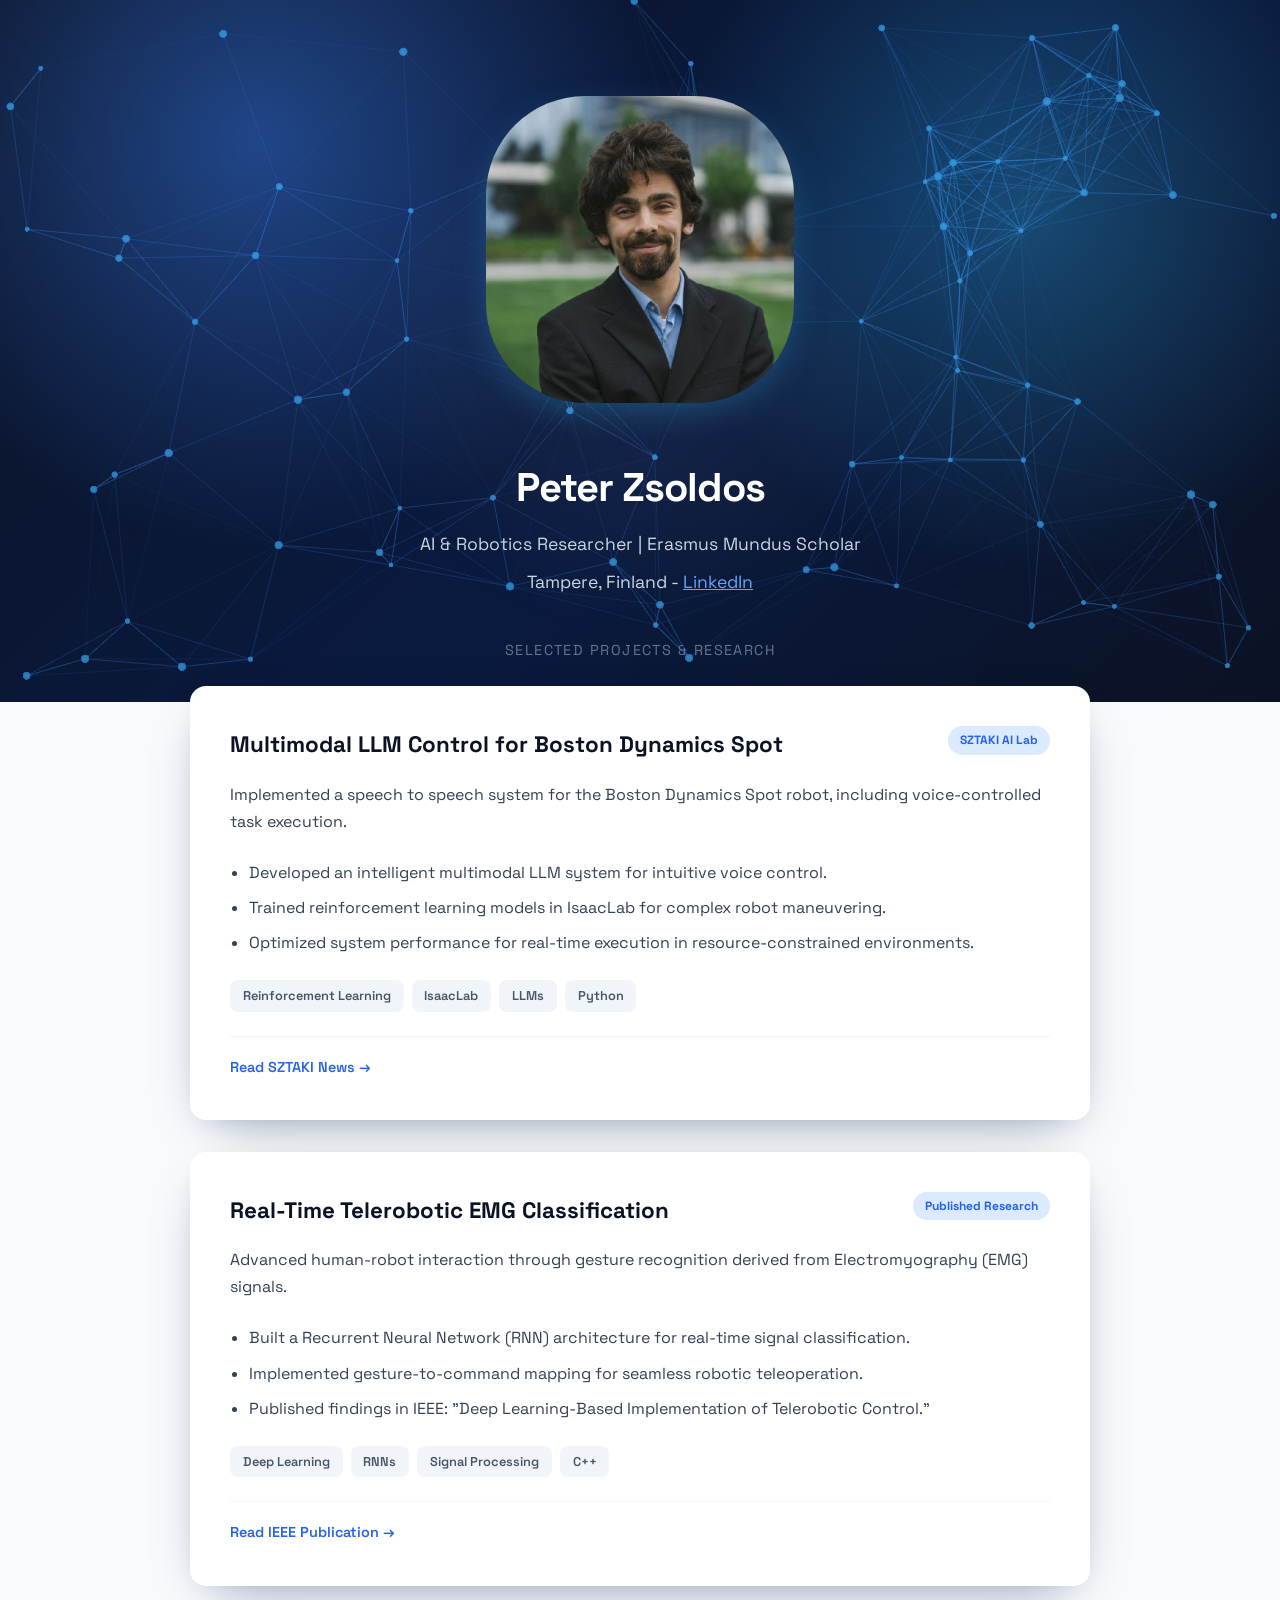
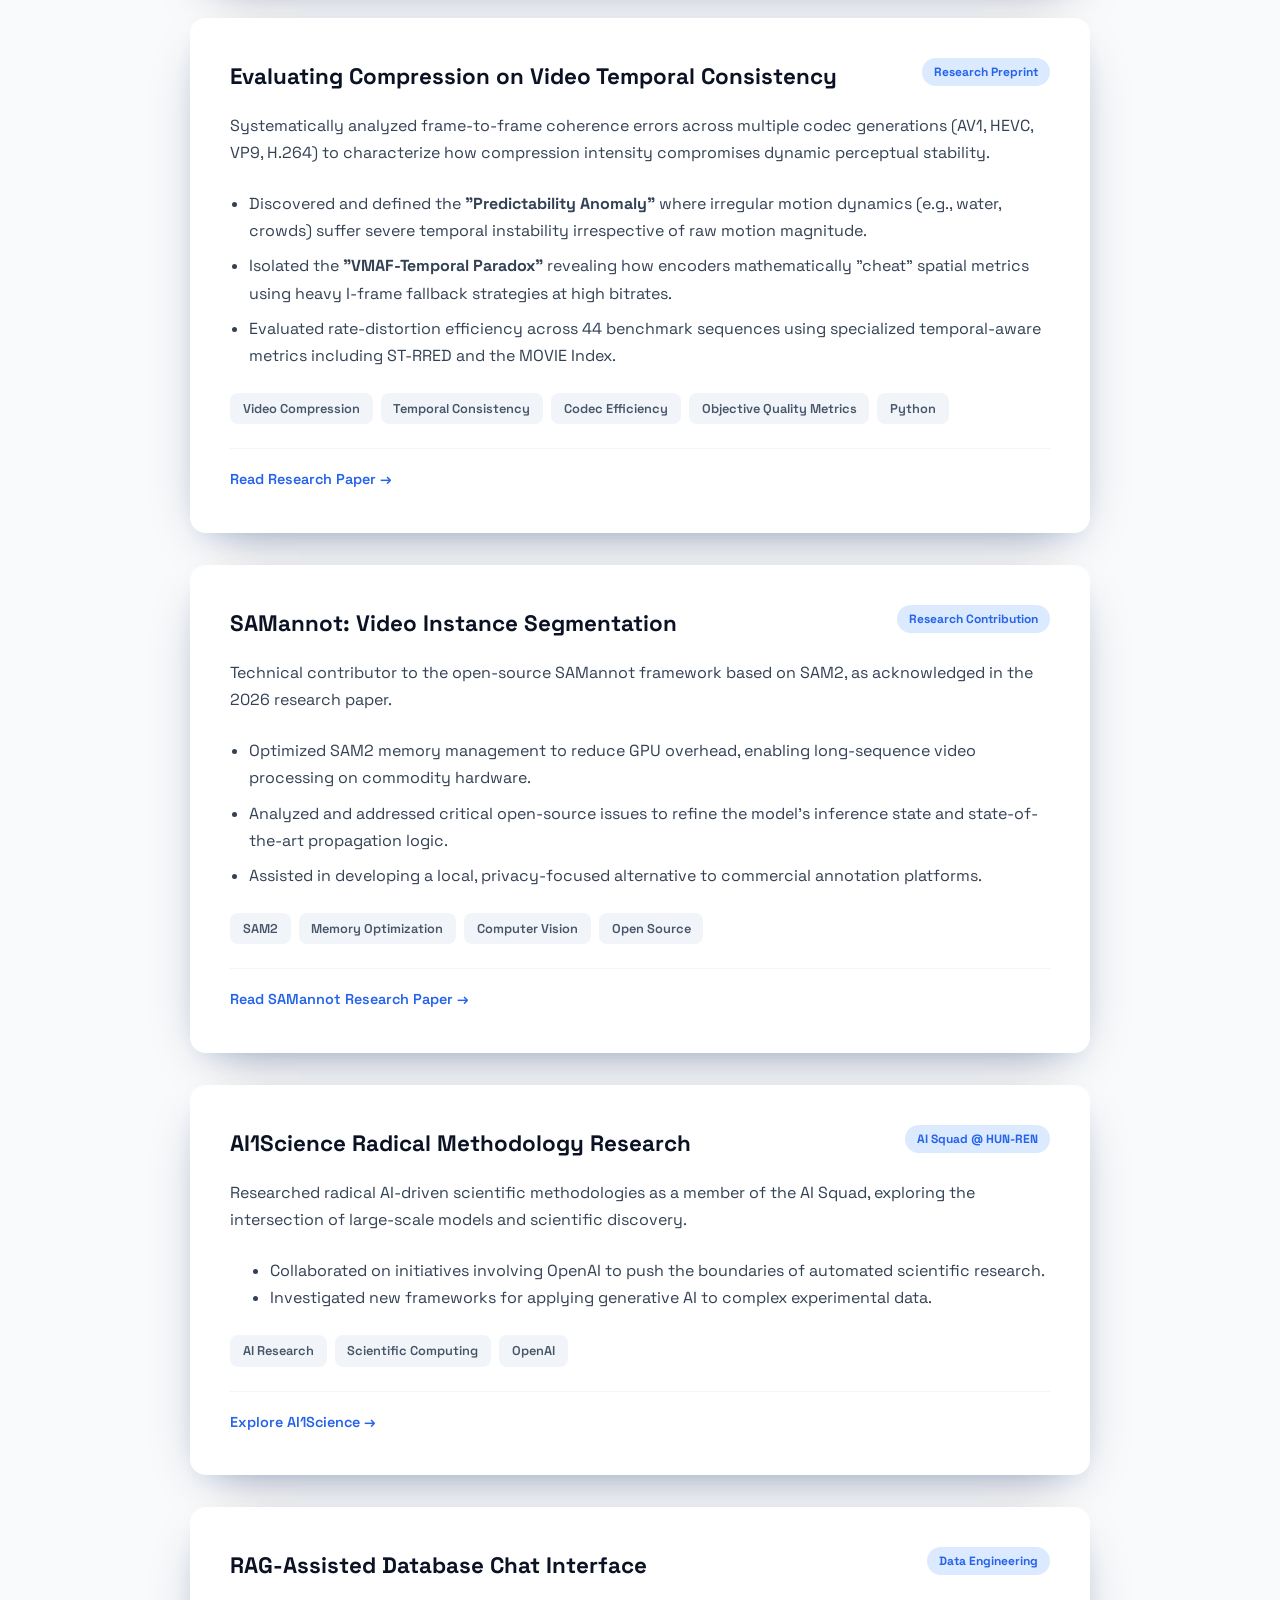
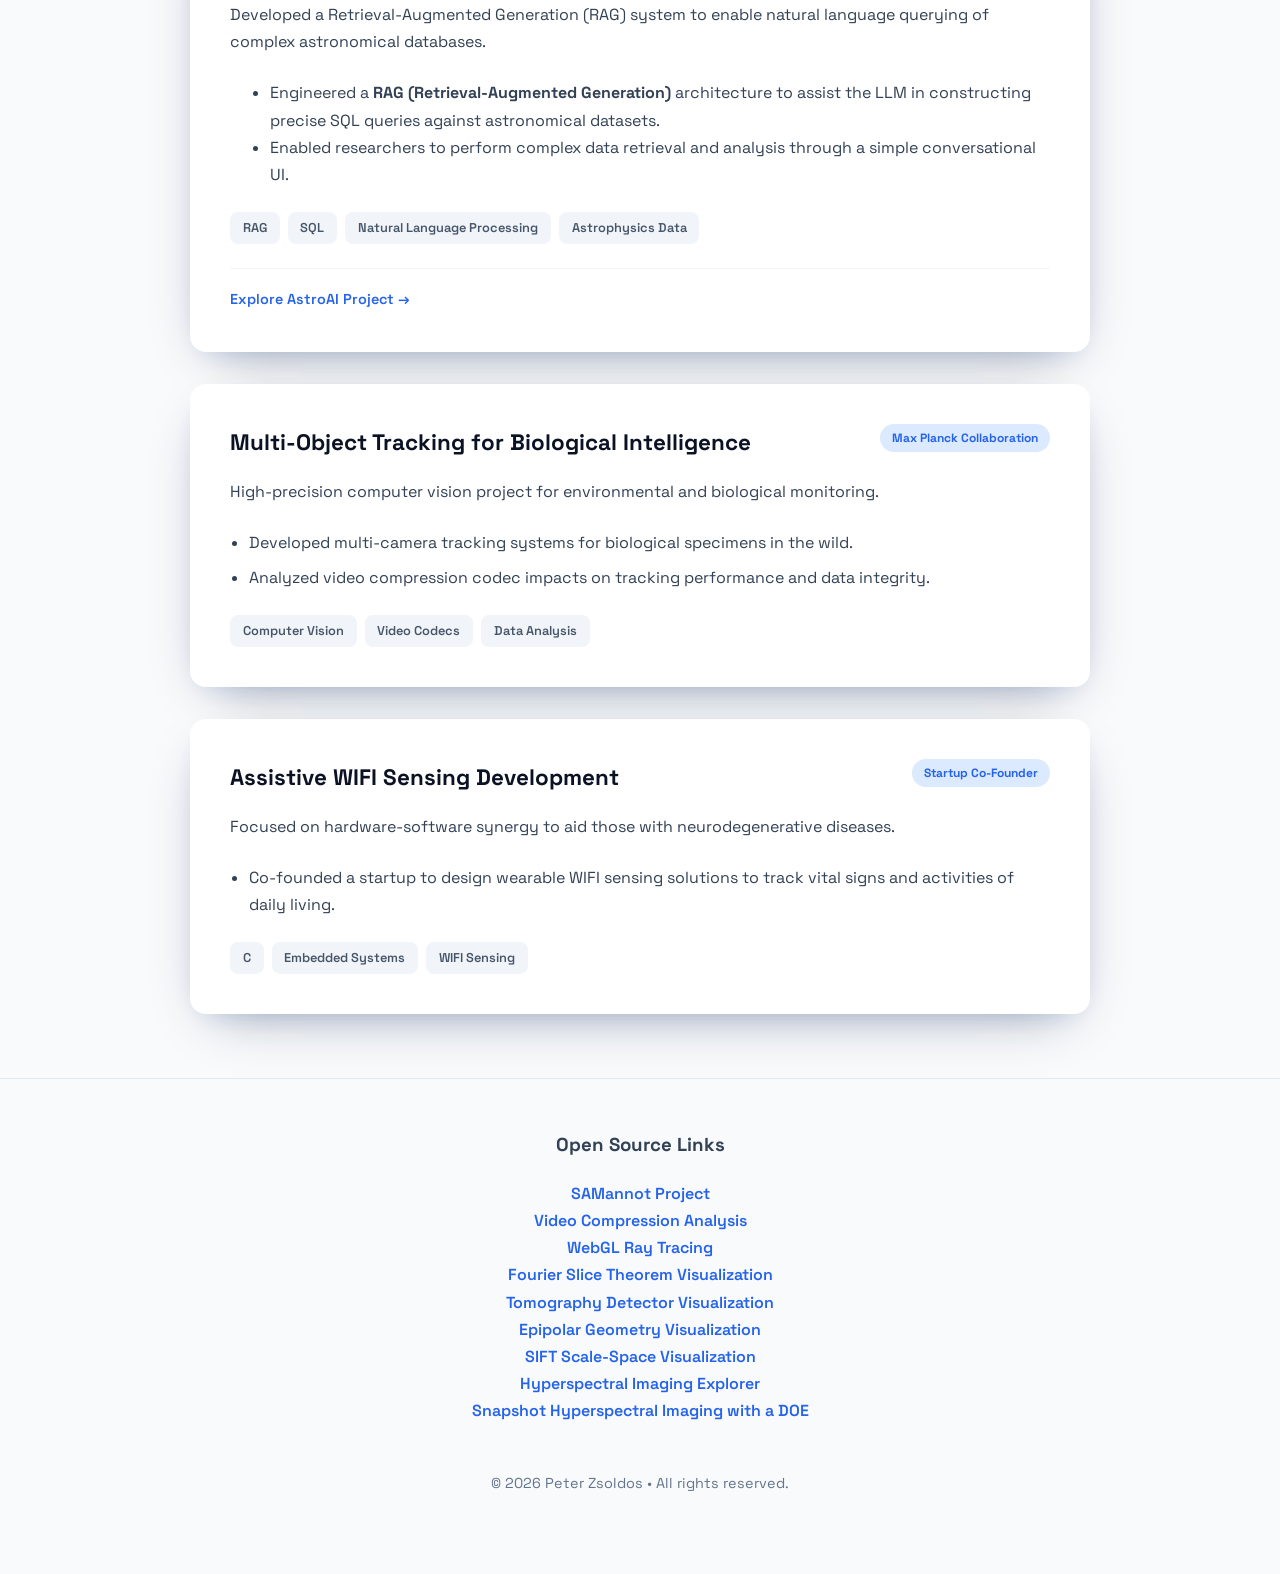
<file: index.html>
<!DOCTYPE html>
<html lang="en">

<head>
    <meta charset="UTF-8">
    <meta name="viewport" content="width=device-width, initial-scale=1.0">
    <title>Peter Zsoldos Portfolio | AI & Robotics Researcher</title>
    <meta name="description"
        content="Peter Zsoldos - AI & Robotics Researcher. Explore my projects in Imaging, AI, and robotics.">
    <meta name="keywords"
        content="Peter Zsoldos, AI Researcher, Robotics, Computer Vision, Deep Learning, Reinforcement Learning, Scientific Computing">
    <meta name="author" content="Peter Zsoldos">
    <meta name="robots" content="index, follow">
    <link rel="canonical" href="https://zsoldospeter.com/">

    <!-- Open Graph for Social Sharing -->
    <meta property="og:type" content="website">
    <meta property="og:title" content="Peter Zsoldos Portfolio | AI & Robotics Researcher">
    <meta property="og:description"
        content="Peter Zsoldos - AI & Robotics Researcher. Explore my projects in Imaging, AI, and robotics.">
    <meta property="og:url" content="https://zsoldospeter.com/">


    <link href="https://fonts.googleapis.com/css2?family=Space+Grotesk:wght@400;500;600;700&display=swap"
        rel="stylesheet">
    <link rel="icon" href="favicon.png" type="image/png" />
    <link rel="shortcut icon" href="favicon.png" type="image/png" />

    <!-- JSON-LD Structured Data -->
    <script type="application/ld+json">
    {
      "@context": "https://schema.org",
      "@type": "ProfilePage",
      "mainEntity": {
        "@type": "Person",
        "name": "Peter Zsoldos",
        "jobTitle": "AI & Robotics Researcher",
        "url": "https://zsoldospeter.com/",
        "sameAs": [
          "https://www.linkedin.com/in/peter--zsoldos",
          "https://github.com/Hannibal0319"
        ]
      }
    }
    </script>

    <style>
        :root {
            --primary: #2563eb;
            --secondary: #64748b;
            --dark: #0b1224;
            --bg: #f8fafc;
            --accent: #3b82f6;
            --neon: #38bdf8;
            --mesh: rgba(56, 189, 248, 0.35);
            --halo: rgba(59, 130, 246, 0.25);
        }

        body {
            font-family: 'Space Grotesk', -apple-system, BlinkMacSystemFont, "Segoe UI", Roboto, sans-serif;
            line-height: 1.7;
            color: #334155;
            background-color: var(--bg);
            margin: 0;
        }

        .header {
            position: relative;
            overflow: hidden;
            background: radial-gradient(circle at 20% 20%, rgba(59, 130, 246, 0.45), transparent 35%),
                radial-gradient(circle at 80% 30%, rgba(56, 189, 248, 0.3), transparent 32%),
                linear-gradient(135deg, #0b1224 0%, #0a1a3f 55%, #0b1224 100%);
            color: white;
            padding: 6rem 2rem;
            text-align: center;
        }

        .header::after {
            content: "";
            position: absolute;
            inset: 0;
            background: radial-gradient(circle at 50% 50%, rgba(255, 255, 255, 0.06), transparent 40%);
            pointer-events: none;
        }

        .neural-canvas {
            position: absolute;
            inset: 0;
            width: 100%;
            height: 100%;
            opacity: 0.7;
            pointer-events: none;
            filter: drop-shadow(0 0 24px rgba(56, 189, 248, 0.18));
            z-index: 0;
        }

        .header-content {
            position: relative;
            z-index: 1;
        }

        .header h1 {
            font-size: 2.5rem;
            margin-bottom: 0.5rem;
            letter-spacing: -0.025em;
        }

        .header p {
            font-size: 1.1rem;
            color: #cbd5e1;
            max-width: 600px;
            margin: 0.5rem auto;
        }

        .profile-img {
            width: clamp(160px, 24vw, 320px);
            height: auto;
            aspect-ratio: 1 / 1;
            border-radius: 99px;
            object-fit: cover;
            box-shadow: 0 12px 40px -10px rgba(56, 189, 248, 0.35);
            margin-bottom: 1rem;
        }

        .container {
            position: relative;
            z-index: 2;
            max-width: 900px;
            margin: -4rem auto 4rem;
            padding: 0 1.5rem;
        }

        .section-title {
            font-size: 0.9rem;
            text-transform: uppercase;
            letter-spacing: 0.1em;
            color: var(--secondary);
            margin-bottom: 1.5rem;
            text-align: center;
        }

        .project-card {
            position: relative;
            z-index: 3;
            background: white;
            padding: 2.5rem;
            margin-bottom: 2rem;
            border-radius: 16px;
            box-shadow: 0 18px 55px -25px rgba(15, 23, 42, 0.45), 0 10px 30px -18px rgba(37, 99, 235, 0.28);
            transition: transform 0.2s ease, box-shadow 0.2s ease;
        }

        .project-card:hover {
            transform: translateY(-6px);
            box-shadow: 0 24px 65px -25px rgba(15, 23, 42, 0.55), 0 14px 38px -16px rgba(56, 189, 248, 0.35);
        }

        .project-header {
            display: flex;
            justify-content: space-between;
            align-items: flex-start;
            margin-bottom: 1rem;
        }

        .project-title {
            color: var(--dark);
            margin: 0;
            font-size: 1.4rem;
            font-weight: 700;
        }

        .project-org {
            background: #dbeafe;
            color: var(--primary);
            padding: 0.25rem 0.75rem;
            border-radius: 9999px;
            font-size: 0.75rem;
            font-weight: 700;
            white-space: nowrap;
        }

        .project-description {
            margin-bottom: 1.5rem;
        }

        .project-list {
            padding-left: 1.2rem;
            margin-bottom: 1.5rem;
        }

        .project-list li {
            margin-bottom: 0.5rem;
        }

        .tag-group {
            display: flex;
            flex-wrap: wrap;
            gap: 0.5rem;
        }

        .tag {
            background: #f1f5f9;
            color: #475569;
            padding: 0.3rem 0.8rem;
            border-radius: 8px;
            font-size: 0.8rem;
            font-weight: 600;
        }

        .links {
            margin-top: 1.5rem;
            border-top: 1px solid #f1f5f9;
            padding-top: 1rem;
        }

        .btn-link {
            color: var(--primary);
            text-decoration: none;
            font-weight: 600;
            font-size: 0.9rem;
        }

        .btn-link:hover {
            color: var(--accent);
            text-decoration: underline;
        }

        .footer-links {
            text-align: center;
            margin-top: 3rem;
            padding: 2rem;
            border-top: 1px solid #e2e8f0;
        }

        .footer-links a {
            color: var(--primary);
            text-decoration: none;
            margin: 0 1rem;
            font-weight: 600;
        }

        .footer-links a:hover {
            text-decoration: underline;
            color: var(--dark);
        }

        footer {
            text-align: center;
            padding-bottom: 4rem;
            color: var(--secondary);
            font-size: 0.9rem;
        }

        @media (max-width: 600px) {
            .project-header {
                flex-direction: column;
                gap: 0.5rem;
            }
        }
    </style>
</head>

<body>

    <div class="header">
        <canvas class="neural-canvas" id="neural-canvas"></canvas>
        <div class="header-content">
            <img src="profile.jpg" alt="Peter Zsoldos" class="profile-img">
            <h1>Peter Zsoldos</h1>
            <p>AI & Robotics Researcher | Erasmus Mundus Scholar</p>
            <p>Tampere, Finland - <a href="https://www.linkedin.com/in/peter--zsoldos" style="color: #60a5fa;"
                    target="_blank" rel="noopener noreferrer">LinkedIn</a></p>
        </div>
    </div>

    <div class="container">
        <div class="section-title">Selected Projects & Research</div>

        <div class="project-card">
            <div class="project-header">
                <h2 class="project-title">Multimodal LLM Control for Boston Dynamics Spot</h2>
                <span class="project-org">SZTAKI AI Lab</span>
            </div>
            <div class="project-description">
                Implemented a speech to speech system for the Boston Dynamics Spot robot, including voice-controlled
                task execution.
            </div>
            <ul class="project-list">
                <li>Developed an intelligent multimodal LLM system for intuitive voice control.</li>
                <li>Trained reinforcement learning models in IsaacLab for complex robot maneuvering.</li>
                <li>Optimized system performance for real-time execution in resource-constrained environments.</li>
            </ul>
            <div class="tag-group">
                <span class="tag">Reinforcement Learning</span>
                <span class="tag">IsaacLab</span>
                <span class="tag">LLMs</span>
                <span class="tag">Python</span>
            </div>
            <div class="links">
                <a href="https://sztaki.hun-ren.hu/aktualitasok/hirek/2024/magyarul-beszelo-valodi-robotkutyaval-talalkozhatunk-hun-ren-sztaki-es-az"
                    class="btn-link" target="_blank">Read SZTAKI News →</a>
            </div>
        </div>

        <div class="project-card">
            <div class="project-header">
                <h2 class="project-title">Real-Time Telerobotic EMG Classification</h2>
                <span class="project-org">Published Research</span>
            </div>
            <div class="project-description">
                Advanced human-robot interaction through gesture recognition derived from Electromyography (EMG)
                signals.
            </div>
            <ul class="project-list">
                <li>Built a Recurrent Neural Network (RNN) architecture for real-time signal classification.</li>
                <li>Implemented gesture-to-command mapping for seamless robotic teleoperation.</li>
                <li>Published findings in IEEE: "Deep Learning-Based Implementation of Telerobotic Control."</li>
            </ul>
            <div class="tag-group">
                <span class="tag">Deep Learning</span>
                <span class="tag">RNNs</span>
                <span class="tag">Signal Processing</span>
                <span class="tag">C++</span>
            </div>
            <div class="links">
                <a href="https://ieeexplore.ieee.org/document/10977583" class="btn-link">Read IEEE Publication →</a>
            </div>
        </div>

        <div class="project-card">
            <div class="project-header">
                <h2 class="project-title">Evaluating Compression on Video Temporal Consistency</h2>
                <span class="project-org">Research Preprint</span>
            </div>
            <div class="project-description">
                Systematically analyzed frame-to-frame coherence errors across multiple codec generations (AV1, HEVC,
                VP9, H.264) to characterize how compression intensity compromises dynamic perceptual stability.
            </div>
            <ul class="project-list">
                <li>Discovered and defined the <strong>"Predictability Anomaly"</strong> where irregular motion dynamics
                    (e.g., water, crowds) suffer severe temporal instability irrespective of raw motion magnitude.</li>
                <li>Isolated the <strong>"VMAF-Temporal Paradox"</strong> revealing how encoders mathematically "cheat"
                    spatial metrics using heavy I-frame fallback strategies at high bitrates.</li>
                <li>Evaluated rate-distortion efficiency across 44 benchmark sequences using specialized temporal-aware
                    metrics including ST-RRED and the MOVIE Index.</li>
            </ul>
            <div class="tag-group">
                <span class="tag">Video Compression</span>
                <span class="tag">Temporal Consistency</span>
                <span class="tag">Codec Efficiency</span>
                <span class="tag">Objective Quality Metrics</span>
                <span class="tag">Python</span>
            </div>
            <div class="links">
                <a href="https://arxiv.org/abs/2605.18378v1" class="btn-link" target="_blank">Read
                    Research Paper →</a>
            </div>
        </div>

        <div class="project-card">
            <div class="project-header">
                <h2 class="project-title">SAMannot: Video Instance Segmentation</h2>
                <span class="project-org">Research Contribution</span>
            </div>
            <div class="project-description">
                Technical contributor to the open-source SAMannot framework based on SAM2, as acknowledged in the 2026
                research paper.
            </div>
            <ul class="project-list">
                <li>Optimized SAM2 memory management to reduce GPU overhead, enabling long-sequence video processing on
                    commodity hardware.</li>
                <li>Analyzed and addressed critical open-source issues to refine the model's inference state and
                    state-of-the-art propagation logic.</li>
                <li>Assisted in developing a local, privacy-focused alternative to commercial annotation platforms.</li>
            </ul>
            <div class="tag-group">
                <span class="tag">SAM2</span> <span class="tag">Memory Optimization</span> <span class="tag">Computer
                    Vision</span>
                <span class="tag">Open Source</span>
            </div>
            <div class="links">
                <a href="https://arxiv.org/abs/2601.11301" class="btn-link">
                    Read SAMannot Research Paper →
                </a>
            </div>
        </div>

        <div class="project-card">
            <div class="project-header">
                <h2 class="project-title">AI1Science Radical Methodology Research</h2>
                <span class="project-org">AI Squad @ HUN-REN</span>
            </div>
            <div class="project-description">
                Researched radical AI-driven scientific methodologies as a member of the AI Squad, exploring the
                intersection of large-scale models and scientific discovery.
            </div>
            <ul class="project-description">
                <li>Collaborated on initiatives involving OpenAI to push the boundaries of automated scientific
                    research.</li>
                <li>Investigated new frameworks for applying generative AI to complex experimental data.</li>
            </ul>
            <div class="tag-group">
                <span class="tag">AI Research</span> <span class="tag">Scientific Computing</span> <span
                    class="tag">OpenAI</span>
            </div>
            <div class="links">
                <a href="https://ai1science.com/" class="btn-link" target="_blank">Explore AI1Science →</a>
            </div>
        </div>

        <div class="project-card">
            <div class="project-header">
                <h2 class="project-title">RAG-Assisted Database Chat Interface</h2>
                <span class="project-org">Data Engineering</span>
            </div>
            <div class="project-description">
                Developed a Retrieval-Augmented Generation (RAG) system to enable natural language querying of complex
                astronomical databases.
            </div>
            <ul class="project-description">
                <li>Engineered a <strong>RAG (Retrieval-Augmented Generation)</strong> architecture to assist the LLM in
                    constructing precise SQL queries against astronomical datasets.</li>
                <li>Enabled researchers to perform complex data retrieval and analysis through a simple conversational
                    UI.</li>
            </ul>
            <div class="tag-group">
                <span class="tag">RAG</span> <span class="tag">SQL</span> <span class="tag">Natural Language
                    Processing</span> <span class="tag">Astrophysics Data</span>
            </div>
            <div class="links">
                <a href="https://astroai.sztaki.hu/" class="btn-link" target="_blank">Explore AstroAI Project →</a>
            </div>
        </div>

        <div class="project-card">
            <div class="project-header">
                <h2 class="project-title">Multi-Object Tracking for Biological Intelligence</h2>
                <span class="project-org">Max Planck Collaboration</span>
            </div>
            <div class="project-description">
                High-precision computer vision project for environmental and biological monitoring.
            </div>
            <ul class="project-list">
                <li>Developed multi-camera tracking systems for biological specimens in the wild.</li>
                <li>Analyzed video compression codec impacts on tracking performance and data integrity.</li>
            </ul>
            <div class="tag-group">
                <span class="tag">Computer Vision</span>
                <span class="tag">Video Codecs</span>
                <span class="tag">Data Analysis</span>
            </div>
        </div>

        <div class="project-card">
            <div class="project-header">
                <h2 class="project-title">Assistive WIFI Sensing Development</h2>
                <span class="project-org">Startup Co-Founder</span>
            </div>
            <div class="project-description">
                Focused on hardware-software synergy to aid those with neurodegenerative diseases.
            </div>
            <ul class="project-list">
                <li>Co-founded a startup to design wearable WIFI sensing solutions to track vital signs and activities
                    of daily living.</li>
            </ul>
            <div class="tag-group">
                <span class="tag">C</span>
                <span class="tag">Embedded Systems</span>
                <span class="tag">WIFI Sensing</span>
            </div>
        </div>
    </div>

    <div class="footer-links">
        <h3>Open Source Links</h3>
        <a href="https://samannot.github.io/" target="_blank">SAMannot Project</a>
        <br>
        <a href="https://github.com/Hannibal0319/video_compression.git" target="_blank">Video Compression Analysis</a>
        <br>
        <a href="https://github.com/Hannibal0319/RayTracingWEBGL.git" target="_blank">WebGL Ray Tracing</a>
        <br>
        <a href="https://zsoldospeter.com/fourier" target="_blank">Fourier Slice Theorem Visualization</a>
        <br>
        <a href="https://zsoldospeter.com/detector" target="_blank">Tomography Detector Visualization</a>
        <br>
        <a href="https://zsoldospeter.com/epipolar" target="_blank">Epipolar Geometry Visualization</a>
        <br>
        <a href="https://zsoldospeter.com/sift_scalespace" target="_blank">SIFT Scale-Space Visualization</a>
        <br>
        <a href="https://zsoldospeter.com/hyperspectral" target="_blank">Hyperspectral Imaging Explorer</a>
        <br>
        <a href="https://zsoldospeter.com/hyperspectral_doe" target="_blank">Snapshot Hyperspectral Imaging with a DOE</a>
    </div>

    <footer>
        <p>&copy; 2026 Peter Zsoldos • All rights reserved.</p>
    </footer>

    <script>
        (() => {
            const canvas = document.getElementById('neural-canvas');
            if (!canvas) return;

            const gl = canvas.getContext('webgl', { antialias: true, alpha: true, powerPreference: 'high-performance' });
            if (!gl) return;

            gl.enable(gl.BLEND);
            gl.blendFunc(gl.SRC_ALPHA, gl.ONE_MINUS_SRC_ALPHA);

            const vertLine = `
        attribute vec2 a_position;
        attribute float a_alpha;
        varying float vAlpha;
        void main() {
            gl_Position = vec4(a_position, 0.0, 1.0);
            vAlpha = a_alpha;
        }
    `;

            const fragLine = `
        precision mediump float;
        varying float vAlpha;
        uniform vec3 uColorA;
        uniform vec3 uColorB;
        void main() {
            vec3 color = mix(uColorA, uColorB, 0.35);
            gl_FragColor = vec4(color, vAlpha);
        }
    `;

            const vertPoint = `
        attribute vec2 a_position;
        attribute float a_size;
        attribute float a_alpha;
        varying float vAlpha;
        void main() {
            gl_Position = vec4(a_position, 0.0, 1.0);
            gl_PointSize = a_size;
            vAlpha = a_alpha;
        }
    `;

            const fragPoint = `
        precision mediump float;
        varying float vAlpha;
        void main() {
            vec2 uv = gl_PointCoord - 0.5;
            float d = length(uv);
            float mask = 1.0 - smoothstep(0.45, 0.5, d);
            float halo = 1.0 - smoothstep(0.25, 0.5, d);
            vec3 inner = vec3(59.0/255.0, 130.0/255.0, 246.0/255.0);
            vec3 outer = vec3(56.0/255.0, 189.0/255.0, 248.0/255.0);
            vec3 color = mix(inner, outer, halo);
            gl_FragColor = vec4(color, vAlpha * mask);
        }
    `;

            const compile = (src, type) => {
                const shader = gl.createShader(type);
                gl.shaderSource(shader, src);
                gl.compileShader(shader);
                if (!gl.getShaderParameter(shader, gl.COMPILE_STATUS)) {
                    console.warn(gl.getShaderInfoLog(shader));
                }
                return shader;
            };

            const makeProgram = (vs, fs) => {
                const program = gl.createProgram();
                gl.attachShader(program, compile(vs, gl.VERTEX_SHADER));
                gl.attachShader(program, compile(fs, gl.FRAGMENT_SHADER));
                gl.linkProgram(program);
                if (!gl.getProgramParameter(program, gl.LINK_STATUS)) {
                    console.warn(gl.getProgramInfoLog(program));
                }
                return program;
            };

            const lineProgram = makeProgram(vertLine, fragLine);
            const pointProgram = makeProgram(vertPoint, fragPoint);

            const lineBuffer = gl.createBuffer();
            const pointBuffer = gl.createBuffer();

            const lineAttribs = {
                position: gl.getAttribLocation(lineProgram, 'a_position'),
                alpha: gl.getAttribLocation(lineProgram, 'a_alpha'),
            };
            const lineUniforms = {
                colorA: gl.getUniformLocation(lineProgram, 'uColorA'),
                colorB: gl.getUniformLocation(lineProgram, 'uColorB'),
            };

            const pointAttribs = {
                position: gl.getAttribLocation(pointProgram, 'a_position'),
                size: gl.getAttribLocation(pointProgram, 'a_size'),
                alpha: gl.getAttribLocation(pointProgram, 'a_alpha'),
            };

            const nodes = [];
            const config = {
                count: 90,
                maxDistance: 200,
                baseSize: 5.0,
                speed: 0.48,
                drift: 0.006,
                maxEdges: 1200,
                repulseRadius: 160,
                repulseForce: 0.35,
                friction: 0.985,
                maxSpeed: 1.6
            };

            const mouse = { x: 0, y: 0, active: false };

            // Preallocate buffers to avoid per-frame allocations
            const maxLineVerts = config.maxEdges * 2 * 3; // 2 vertices per edge, 3 floats each
            const maxPointVerts = config.count * 4;       // 4 floats per point
            const lineArray = new Float32Array(maxLineVerts);
            const pointArray = new Float32Array(maxPointVerts);

            const resize = () => {
                const dpr = Math.min(window.devicePixelRatio || 1, 2.5);
                const width = canvas.clientWidth;
                const height = canvas.clientHeight;
                canvas.width = width * dpr;
                canvas.height = height * dpr;
                gl.viewport(0, 0, canvas.width, canvas.height);
            };

            const updateMouse = (event) => {
                const rect = canvas.getBoundingClientRect();
                const dpr = canvas.width / rect.width;
                mouse.x = (event.clientX - rect.left) * dpr;
                mouse.y = (event.clientY - rect.top) * dpr;
                mouse.active = true;
            };

            const seedNodes = () => {
                nodes.length = 0;
                for (let i = 0; i < config.count; i++) {
                    nodes.push({
                        x: Math.random() * canvas.width,
                        y: Math.random() * canvas.height,
                        vx: (Math.random() - 0.5) * config.speed,
                        vy: (Math.random() - 0.5) * config.speed,
                        pulse: Math.random() * Math.PI * 2,
                        driftPhase: Math.random() * Math.PI * 2
                    });
                }
            };

            const toClip = (x, y) => {
                return [
                    (x / canvas.width) * 2 - 1,
                    1 - (y / canvas.height) * 2
                ];
            };

            const step = () => {
                let lineOffset = 0;
                let pointOffset = 0;

                // Physics update and buffers
                for (let i = 0; i < nodes.length; i++) {
                    const node = nodes[i];
                    node.driftPhase += 0.01;
                    node.vx += Math.cos(node.driftPhase) * config.drift;
                    node.vy += Math.sin(node.driftPhase) * config.drift;

                    if (mouse.active) {
                        const dx = node.x - mouse.x;
                        const dy = node.y - mouse.y;
                        const dist = Math.hypot(dx, dy) || 1;
                        if (dist < config.repulseRadius) {
                            const force = (1 - dist / config.repulseRadius) * config.repulseForce;
                            node.vx += (dx / dist) * force;
                            node.vy += (dy / dist) * force;
                        }
                    }

                    // Apply damping and cap runaway speed
                    node.vx *= config.friction;
                    node.vy *= config.friction;
                    const speed = Math.hypot(node.vx, node.vy);
                    if (speed > config.maxSpeed) {
                        const scale = config.maxSpeed / speed;
                        node.vx *= scale;
                        node.vy *= scale;
                    }

                    node.x += node.vx;
                    node.y += node.vy;

                    if (node.x < 0 || node.x > canvas.width) node.vx *= -1;
                    if (node.y < 0 || node.y > canvas.height) node.vy *= -1;

                    node.pulse += 0.03;
                }

                // Lines
                let edgeCount = 0;
                for (let i = 0; i < nodes.length; i++) {
                    for (let j = i + 1; j < nodes.length; j++) {
                        if (edgeCount >= config.maxEdges) break;
                        const dx = nodes[i].x - nodes[j].x;
                        const dy = nodes[i].y - nodes[j].y;
                        const dist = Math.hypot(dx, dy);
                        if (dist < config.maxDistance) {
                            const alpha = 1 - dist / config.maxDistance;
                            const a = toClip(nodes[i].x, nodes[i].y);
                            const b = toClip(nodes[j].x, nodes[j].y);
                            lineArray[lineOffset++] = a[0];
                            lineArray[lineOffset++] = a[1];
                            lineArray[lineOffset++] = alpha * 0.65;
                            lineArray[lineOffset++] = b[0];
                            lineArray[lineOffset++] = b[1];
                            lineArray[lineOffset++] = alpha * 0.55;
                            edgeCount++;
                        }
                    }
                }

                // Points
                for (const node of nodes) {
                    const [cx, cy] = toClip(node.x, node.y);
                    const size = config.baseSize + Math.sin(node.pulse) * 1.4;
                    pointArray[pointOffset++] = cx;
                    pointArray[pointOffset++] = cy;
                    pointArray[pointOffset++] = size * (canvas.width / 900);
                    pointArray[pointOffset++] = 0.9;
                }

                gl.clearColor(0, 0, 0, 0);
                gl.clear(gl.COLOR_BUFFER_BIT);

                // Draw lines
                gl.useProgram(lineProgram);
                gl.uniform3f(lineUniforms.colorA, 59 / 255, 130 / 255, 246 / 255);
                gl.uniform3f(lineUniforms.colorB, 56 / 255, 189 / 255, 248 / 255);
                gl.bindBuffer(gl.ARRAY_BUFFER, lineBuffer);
                gl.bufferData(gl.ARRAY_BUFFER, lineArray.subarray(0, lineOffset), gl.DYNAMIC_DRAW);
                gl.enableVertexAttribArray(lineAttribs.position);
                gl.enableVertexAttribArray(lineAttribs.alpha);
                gl.vertexAttribPointer(lineAttribs.position, 2, gl.FLOAT, false, 12, 0);
                gl.vertexAttribPointer(lineAttribs.alpha, 1, gl.FLOAT, false, 12, 8);
                gl.drawArrays(gl.LINES, 0, lineOffset / 3);

                // Draw points
                gl.useProgram(pointProgram);
                gl.bindBuffer(gl.ARRAY_BUFFER, pointBuffer);
                gl.bufferData(gl.ARRAY_BUFFER, pointArray.subarray(0, pointOffset), gl.DYNAMIC_DRAW);
                gl.enableVertexAttribArray(pointAttribs.position);
                gl.enableVertexAttribArray(pointAttribs.size);
                gl.enableVertexAttribArray(pointAttribs.alpha);
                gl.vertexAttribPointer(pointAttribs.position, 2, gl.FLOAT, false, 16, 0);
                gl.vertexAttribPointer(pointAttribs.size, 1, gl.FLOAT, false, 16, 8);
                gl.vertexAttribPointer(pointAttribs.alpha, 1, gl.FLOAT, false, 16, 12);
                gl.drawArrays(gl.POINTS, 0, pointOffset / 4);

                requestAnimationFrame(step);
            };

            window.addEventListener('resize', () => {
                resize();
                seedNodes();
            });

            window.addEventListener('mousemove', updateMouse);
            window.addEventListener('mouseleave', () => { mouse.active = false; });

            resize();
            seedNodes();
            requestAnimationFrame(step);
        })();
    </script>

</body>

</html>
</file>
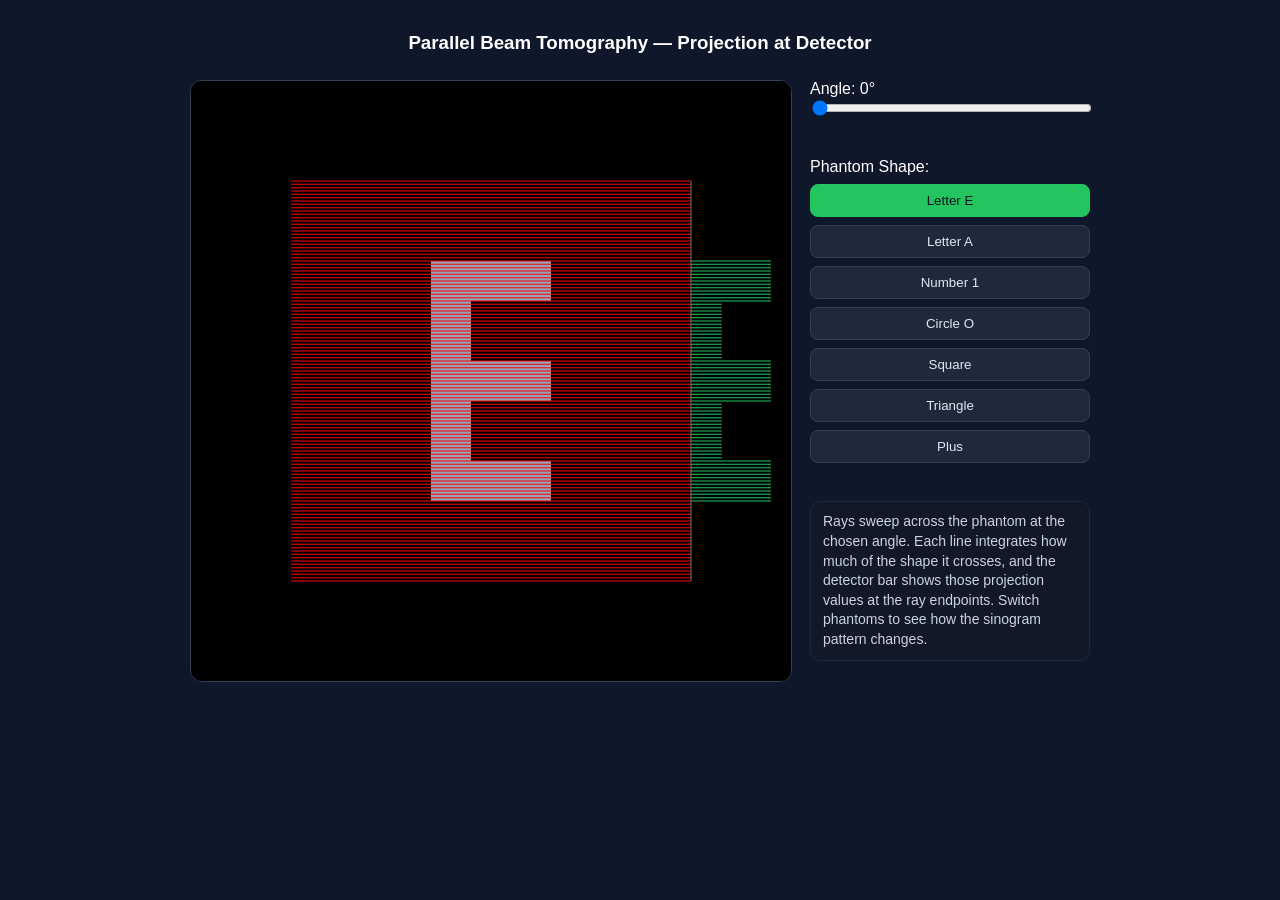
<file: detector/index.html>
<!DOCTYPE html>
<html>
<head>
  <meta charset="UTF-8" />
  <meta name="viewport" content="width=device-width, initial-scale=1.0">
  <title>Parallel Beam Tomography</title>
  <meta name="description" content="Interactive WebGL demo (visualization) of parallel beam tomography, showing how rays project through a phantom shape onto a detector bar. Adjust the angle and shape to see how the projections change." />
  <meta name="keywords" content="tomography, parallel beam, projection, detector, phantom, visualization, interactive demo" />
  <meta name="author" content="Peter Zsoldos" />
  <meta name="robots" content="index, follow">
  <link rel="canonical" href="https://zsoldospeter.com/detector/" />
  
  <meta property="og:type" content="website" />
  <meta property="og:title" content="Parallel Beam Tomography" />
  <meta property="og:description" content="Interactive WebGL demo (visualization) of parallel beam tomography, showing how rays project through a phantom shape onto a detector bar." />
  <meta property="og:url" content="https://zsoldospeter.com/detector/" />
  
  <meta name="twitter:card" content="summary" />
  <meta name="twitter:title" content="Parallel Beam Tomography" />
  <meta name="twitter:description" content="Interactive WebGL demo (visualization) of parallel beam tomography." />
  
  <script type="application/ld+json">
  {
    "@context": "https://schema.org",
    "@type": "SoftwareApplication",
    "applicationCategory": "EducationalApplication",
    "name": "Parallel Beam Tomography Visualization",
    "operatingSystem": "Any",
    "description": "Interactive WebGL demo of parallel beam tomography.",
    "author": {
      "@type": "Person",
      "name": "Peter Zsoldos"
    },
    "url": "https://zsoldospeter.com/detector/"
  }
  </script>
  <style>
    body {
      font-family: Arial, sans-serif;
      background: #0f172a;
      color: white;
      display: flex;
      flex-direction: column;
      align-items: center;
      padding: 5px;
    }
    .layout {
      display: flex;
      gap: 18px;
      align-items: flex-start;
      margin-top: 8px;
    }
    canvas {
      background: black;
      border: 1px solid #334155;
      border-radius: 12px;
    }
    .controls {
      display: flex;
      flex-direction: column;
      gap: 10px;
      width: 280px;
    }
    .shape-buttons {
      display: flex;
      flex-direction: column;
      gap: 8px;
    }
    .shape-buttons button {
      width: 100%;
      background: #1e293b;
      color: #e2e8f0;
      border: 1px solid #334155;
      border-radius: 8px;
      padding: 8px 10px;
      cursor: pointer;
      transition: background 0.2s, border-color 0.2s;
    }
    .shape-buttons button:hover {
      background: #0ea5e9;
      border-color: #0ea5e9;
      color: #0b1224;
    }
    .shape-buttons button.active {
      background: #22c55e;
      border-color: #22c55e;
      color: #0b1224;
    }
    .info-card {
      background: #111827;
      border: 1px solid #1f2937;
      border-radius: 10px;
      padding: 10px 12px;
      font-size: 14px;
      line-height: 1.4;
      color: #cbd5e1;
    }
  </style>
  <script src="index.js" defer></script>
</head>
<body>
  <h3>Parallel Beam Tomography — Projection at Detector</h3>
  <div class="layout">
    <canvas id="canvas" width="600" height="600"></canvas>

    <div class="controls">
      <div>
        <label>Angle: <span id="angleValue">0</span>°</label>
        <input type="range" id="angleSlider" min="0" max="360" value="0" step="1" style="width:100%" />
      </div>
      <br>
      <div class="shape-buttons">
        <span>Phantom Shape:</span>
        <button id="btnShapeE">Letter E</button>
        <button id="btnShapeA">Letter A</button>
        <button id="btnShape1">Number 1</button>
        <button id="btnShapeO">Circle O</button>
        <button id="btnShapeSquare">Square</button>
        <button id="btnShapeTri">Triangle</button>
        <button id="btnShapePlus">Plus</button>
      </div>
      <br>
      <div class="info-card">
        Rays sweep across the phantom at the chosen angle. Each line integrates how much of the shape it crosses, and the detector bar shows those projection values at the ray endpoints. Switch phantoms to see how the sinogram pattern changes.
      </div>
    </div>
  </div>

</body>
</html>
</file>
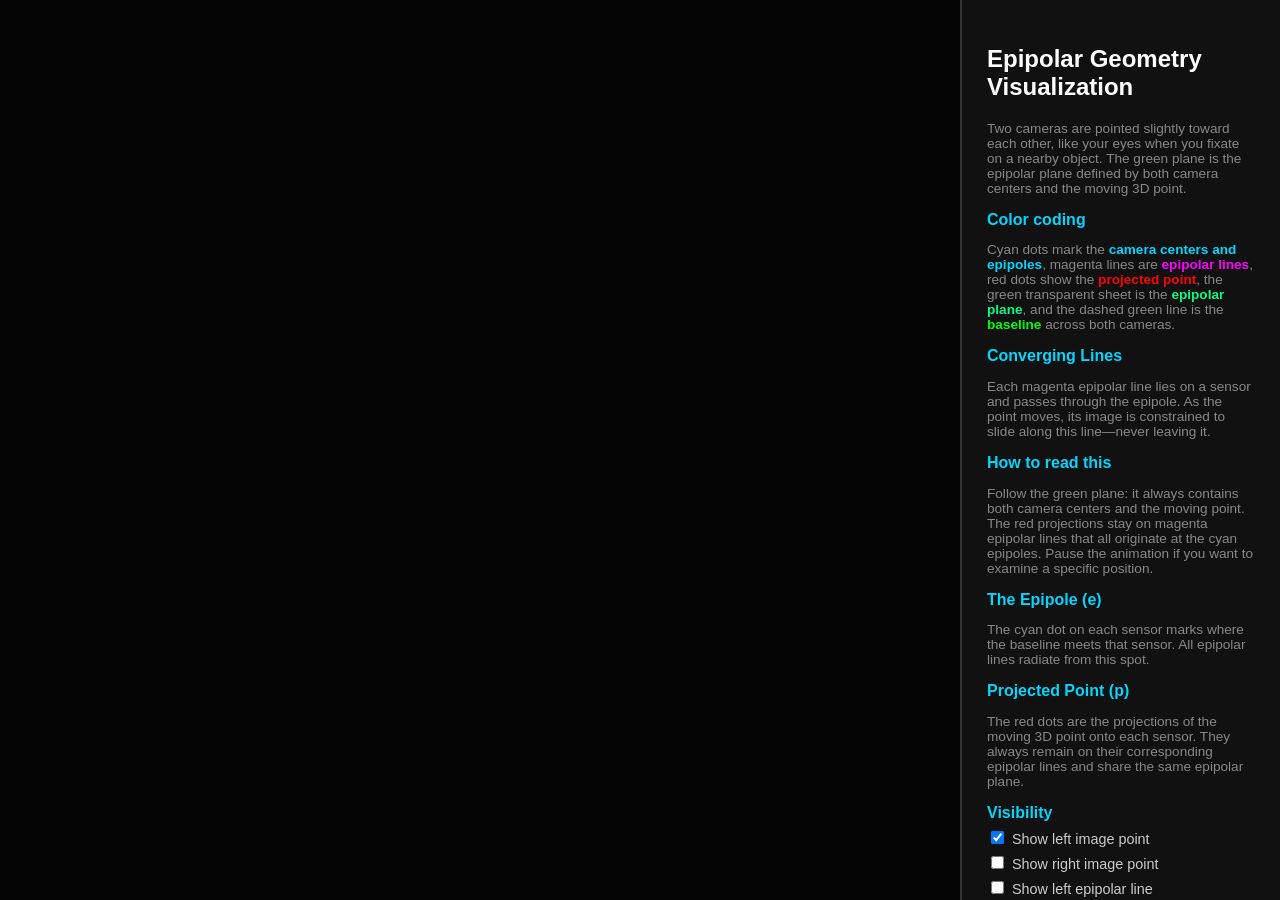
<file: epipolar/index.html>
<!DOCTYPE html>
<html lang="en">
<head>
    <meta charset="UTF-8">
    <title>Epipolar Geometry</title>
    <style>
        body { margin: 0; background: #050505; color: #fff; font-family: 'Segoe UI', sans-serif; display: flex; overflow: hidden; }
        #viewport { width: 75%; height: 100vh; }
        #sidebar { width: 25%; height: 100vh; background: #111; padding: 25px; border-left: 2px solid #333; box-sizing: border-box; overflow-y: auto; }
        .label { color: #00d4ff; font-weight: bold; }
        .desc { font-size: 0.85em; color: #888; margin-bottom: 15px; }
        .math { font-family: monospace; color: #ff00ff; }
        .btn { width: 100%; padding: 10px 14px; margin-top: 15px; background: #00d4ff; color: #050505; border: none; border-radius: 6px; font-weight: bold; cursor: pointer; transition: background 0.2s ease; }
        .btn:hover { background: #00b2d1; }
        .toggle { display: block; font-size: 0.9em; color: #ccc; margin: 6px 0; }
        .toggle input { margin-right: 8px; }
        .color-cyan { color: #00d4ff; font-weight: 700; }
        .color-magenta { color: #ff00ff; font-weight: 700; }
        .color-red { color: #ff0000; font-weight: 700; }
        .color-green { color: #00ff88; font-weight: 700; }
        .color-baseline { color: #00ff00; font-weight: 700; }
    </style>
    <meta name="viewport" content="width=device-width, initial-scale=1.0">
    <meta name="description" content="An interactive 3D visualization of epipolar geometry, showing two cameras, their epipoles, epipolar lines, and the epipolar plane as a point moves in space.">
    <meta name="keywords" content="epipolar geometry, 3D visualization, computer vision, cameras, epipoles, epipolar lines, epipolar plane">
    <meta name="author" content="Peter Zsoldos">
    <meta name="robots" content="index, follow">
    <link rel="canonical" href="https://zsoldospeter.com/epipolar/">

    <meta property="og:type" content="website">
    <meta property="og:title" content="Epipolar Geometry 3D Visualization">
    <meta property="og:description" content="Interactive 3D visualization of epipolar geometry with cameras, epipoles, and epipolar planes.">
    <meta property="og:url" content="https://zsoldospeter.com/epipolar/">

    <meta name="twitter:card" content="summary">
    <meta name="twitter:title" content="Epipolar Geometry 3D Visualization">
    <meta name="twitter:description" content="Interactive 3D visualization of epipolar geometry.">

    <script type="application/ld+json">
    {
      "@context": "https://schema.org",
      "@type": "SoftwareApplication",
      "applicationCategory": "EducationalApplication",
      "name": "Epipolar Geometry 3D Visualization",
      "operatingSystem": "Any",
      "description": "An interactive 3D visualization of epipolar geometry.",
      "author": {
        "@type": "Person",
        "name": "Peter Zsoldos"
      },
      "url": "https://zsoldospeter.com/epipolar/"
    }
    </script>
</head>
<body>

<div id="viewport"></div>
<div id="sidebar">
    <h2>Epipolar Geometry Visualization</h2>
    <p class="desc">Two cameras are pointed slightly toward each other, like your eyes when you fixate on a nearby object. The green plane is the epipolar plane defined by both camera centers and the moving 3D point.</p>

    <div class="label">Color coding</div>
    <p class="desc">Cyan dots mark the <span class="color-cyan">camera centers and epipoles</span>, magenta lines are <span class="color-magenta">epipolar lines</span>, red dots show the <span class="color-red">projected point</span>, the green transparent sheet is the <span class="color-green">epipolar plane</span>, and the dashed green line is the <span class="color-baseline">baseline</span> across both cameras.</p>
    
    <div class="label">Converging Lines</div>
    <p class="desc">Each magenta epipolar line lies on a sensor and passes through the epipole. As the point moves, its image is constrained to slide along this line—never leaving it.</p>

    <div class="label">How to read this</div>
    <p class="desc">Follow the green plane: it always contains both camera centers and the moving point. The red projections stay on magenta epipolar lines that all originate at the cyan epipoles. Pause the animation if you want to examine a specific position.</p>

    <div class="label">The Epipole (e)</div>
    <p class="desc">The cyan dot on each sensor marks where the baseline meets that sensor. All epipolar lines radiate from this spot.</p>

    <div class="label">Projected Point (p)</div>
    <p class="desc">The red dots are the projections of the moving 3D point onto each sensor. They always remain on their corresponding epipolar lines and share the same epipolar plane.</p>

    <div class="label">Visibility</div>
    <label class="toggle"><input id="togglePointL" type="checkbox" checked>Show left image point</label>
    <label class="toggle"><input id="togglePointR" type="checkbox" >Show right image point</label>
    <label class="toggle"><input id="toggleLineL" type="checkbox" >Show left epipolar line</label>
    <label class="toggle"><input id="toggleLineR" type="checkbox" checked>Show right epipolar line</label>

    <button id="pauseBtn" class="btn">Pause animation</button>
</div>

<script type="module">
    import * as THREE from 'https://cdn.skypack.dev/three@0.132.2';
    import { OrbitControls } from 'https://cdn.skypack.dev/three@0.132.2/examples/jsm/controls/OrbitControls.js';

    let scene, camera, renderer, controls;
    let epipolarPlane, pointP_mesh, rayL, rayR;
    let projL, projR, epiLineL, epiLineR;
    let sensorL, sensorR;
    let epipoleL, epipoleR;
    let togglePointL, togglePointR, toggleLineL, toggleLineR;
    let isPaused = false;
    const clock = new THREE.Clock();
    let elapsedTime = 0;

    const Ol = new THREE.Vector3(-4, 0, 0);
    const Or = new THREE.Vector3(4, 0, 0);
    const angle = Math.PI / 9; // 20 degrees inward
    const f = 2.5; // Focal length

    init();
    animate();

    function init() {
        scene = new THREE.Scene();
        camera = new THREE.PerspectiveCamera(60, (window.innerWidth * 0.75) / window.innerHeight, 0.1, 1000);
        camera.position.set(0, 8, -12);

        renderer = new THREE.WebGLRenderer({ antialias: true });
        renderer.setSize(window.innerWidth * 0.75, window.innerHeight);
        document.getElementById('viewport').appendChild(renderer.domElement);

        controls = new OrbitControls(camera, renderer.domElement);
        scene.add(new THREE.GridHelper(20, 20, 0x444444, 0x888888));

        const ambient = new THREE.AmbientLight(0xffffff, 0.35);
        scene.add(ambient);
        const keyLight = new THREE.DirectionalLight(0xffffff, 0.75);
        keyLight.position.set(6, 10, -6);
        scene.add(keyLight);
        const fillLight = new THREE.DirectionalLight(0x88ccff, 0.4);
        fillLight.position.set(-8, 4, 5);
        scene.add(fillLight);

        // Make dark gray background for better contrast with the elements
        renderer.setClearColor(0x222222, 1);

        // 1. Camera Centers (O)
        createSphere(Ol, 0.2, 0x00ffff);
        createSphere(Or, 0.2, 0x00ffff);

        // 2. Baseline
        const baselineGeom = new THREE.BufferGeometry().setFromPoints([Ol, Or]);
        // light green dashed line for baseline for better visibility
        const baseline = new THREE.Line(baselineGeom, new THREE.LineDashedMaterial({ color: 0x00ff00, dashSize: 0.5, gapSize: 0.3 }));
        baseline.computeLineDistances();
        scene.add(baseline);

        // 3. Tilted Sensors
        sensorL = createSensor(Ol, angle);
        sensorR = createSensor(Or, -angle);

        // 4. Epipoles (Where baseline hits sensor)
        // Mathematically: project Or onto SensorL and Ol onto SensorR
        epipoleL = createEpipole(sensorL, Ol, Or);
        epipoleR = createEpipole(sensorR, Or, Ol);

        // 5. Epipolar Plane
        epipolarPlane = new THREE.Mesh(new THREE.BufferGeometry(), new THREE.MeshBasicMaterial({ color: 0x00ff88, transparent: true, opacity: 0.15, side: THREE.DoubleSide }));
        scene.add(epipolarPlane);

        // 6. Dynamic elements
        projL = createSphere(new THREE.Vector3(), 0.1, 0xff0000);
        projR = createSphere(new THREE.Vector3(), 0.1, 0xff0000);
        // Epipolar lines will be drawn from the epipole through the projected point, but we will just draw a line segment for simplicity
        // Dark magenta for epipolar lines, light red for rays from camera to point
        epiLineL = createLine(0xff00ff);
        epiLineR = createLine(0xff00ff);
        rayL = createLine(0xff5555);
        rayR = createLine(0xff5555);
        pointP_mesh = createSphere(new THREE.Vector3(), 0.25, 0x00ff88);

        const pauseBtn = document.getElementById('pauseBtn');
        pauseBtn.addEventListener('click', () => {
            isPaused = !isPaused;
            pauseBtn.textContent = isPaused ? 'Continue animation' : 'Pause animation';
        });

        togglePointL = document.getElementById('togglePointL');
        togglePointR = document.getElementById('togglePointR');
        toggleLineL = document.getElementById('toggleLineL');
        toggleLineR = document.getElementById('toggleLineR');
    }

    function createSensor(origin, rotY) {
        const group = new THREE.Group();
        const mesh = new THREE.Mesh(new THREE.PlaneGeometry(5, 4), new THREE.MeshBasicMaterial({ color: 0x666666, transparent: true, opacity: 0.6, side: THREE.DoubleSide }));
        mesh.position.set(0, 0, f);
        group.add(mesh);
        
        const frame = new THREE.LineSegments(new THREE.EdgesGeometry(new THREE.PlaneGeometry(5, 4)), new THREE.LineBasicMaterial({ color: 0x666666 }));
        frame.position.set(0, 0, f);
        group.add(frame);

        group.position.copy(origin);
        group.rotation.y = rotY;
        scene.add(group);
        return group;
    }

    function createEpipole(sensor, selfO, otherO) {
        // Project other camera onto this sensor plane
        const dir = new THREE.Vector3().subVectors(otherO, selfO).normalize();
        const epipolePos = new THREE.Vector3().copy(selfO).add(dir.multiplyScalar(f / Math.cos(sensor.rotation.y)));
        createSphere(epipolePos, 0.1, 0x00d4ff);
        return epipolePos;
    }

    function createSphere(pos, rad, color) {
        const m = new THREE.Mesh(new THREE.SphereGeometry(rad), new THREE.MeshBasicMaterial({ color }));
        m.position.copy(pos);
        scene.add(m);
        return m;
    }

    function createLine(color) {
        const l = new THREE.Line(new THREE.BufferGeometry(), new THREE.LineBasicMaterial({ color }));
        scene.add(l);
        return l;
    }

    // Given two points on a sensor plane, return the segment clipped to the sensor frame so the epipolar line visibly crosses the whole sensor
    function epipolarSegment(epipole, point, sensor) {
        const invQ = sensor.quaternion.clone().invert();
        const epiLocal = epipole.clone().sub(sensor.position).applyQuaternion(invQ);
        const pLocal = point.clone().sub(sensor.position).applyQuaternion(invQ);

        const dir = pLocal.clone().sub(epiLocal);
        const bounds = { minX: -2.5, maxX: 2.5, minY: -2, maxY: 2 };
        const candidates = [];

        const { x: ex, y: ey } = epiLocal;
        const { x: dx, y: dy } = dir;

        const addIfWithin = (t) => {
            const x = ex + dx * t;
            const y = ey + dy * t;
            if (x >= bounds.minX - 1e-6 && x <= bounds.maxX + 1e-6 && y >= bounds.minY - 1e-6 && y <= bounds.maxY + 1e-6) {
                candidates.push({ t, x, y });
            }
        };

        if (dx !== 0) {
            addIfWithin((bounds.minX - ex) / dx);
            addIfWithin((bounds.maxX - ex) / dx);
        }
        if (dy !== 0) {
            addIfWithin((bounds.minY - ey) / dy);
            addIfWithin((bounds.maxY - ey) / dy);
        }

        const inside = (x, y) => x >= bounds.minX && x <= bounds.maxX && y >= bounds.minY && y <= bounds.maxY;
        if (inside(epiLocal.x, epiLocal.y)) {
            candidates.push({ t: 0, x: epiLocal.x, y: epiLocal.y });
        }
        if (inside(pLocal.x, pLocal.y)) {
            candidates.push({ t: 1, x: pLocal.x, y: pLocal.y });
        }

        // If clipping fails just do not draw the line at all (this can happen when the epipole is very close to the sensor plane, causing numerical instability)
        if (candidates.length < 2) {
            return [new THREE.Vector3(), new THREE.Vector3()];
        }

        candidates.sort((a, b) => a.t - b.t);
        const first = candidates[0];
        const last = candidates[candidates.length - 1];

        const toWorld = (pt) => new THREE.Vector3(pt.x, pt.y, f).applyQuaternion(sensor.quaternion).add(sensor.position);
        return [toWorld(first), toWorld(last)];
    }

    function intersectRayPlane(O, P, sensor) {
        const rayDir = new THREE.Vector3().subVectors(P, O).normalize();
        const planeNormal = new THREE.Vector3(0, 0, 1).applyQuaternion(sensor.quaternion);
        const planePoint = new THREE.Vector3(0, 0, f).applyQuaternion(sensor.quaternion).add(sensor.position);
        
        const denom = planeNormal.dot(rayDir);
        const t = planeNormal.dot(new THREE.Vector3().subVectors(planePoint, O)) / denom;
        return new THREE.Vector3().copy(O).add(rayDir.multiplyScalar(t));
    }

    function animate() {
        requestAnimationFrame(animate);
        const delta = clock.getDelta();
        if (!isPaused) {
            elapsedTime += delta;
        }
        const t = elapsedTime * 0.6; // slow the motion for readability
        const P = new THREE.Vector3(Math.sin(t) * 5, 2 + Math.cos(t * 0.6) * 2, 7 + Math.sin(t * 0.3) * 3);
        pointP_mesh.position.copy(P);

        const pL = intersectRayPlane(Ol, P, sensorL);
        const pR = intersectRayPlane(Or, P, sensorR);
        projL.position.copy(pL);
        projR.position.copy(pR);

        projL.visible = togglePointL.checked;
        projR.visible = togglePointR.checked;

        rayL.geometry.setFromPoints([Ol, P]);
        rayR.geometry.setFromPoints([Or, P]);

        // Update Plane
        epipolarPlane.geometry.setAttribute('position', new THREE.BufferAttribute(new Float32Array([Ol.x, Ol.y, Ol.z, Or.x, Or.y, Or.z, P.x, P.y, P.z]), 3));

        // Epipolar line induced on right sensor by the left image point: through epipoleR and pR
        if (toggleLineL.checked) {
            const [epiSegStartL, epiSegEndL] = epipolarSegment(epipoleL, pL, sensorL);
            epiLineL.geometry.setFromPoints([epiSegStartL, epiSegEndL]);
        } else {
            epiLineL.geometry.setFromPoints([]);
        }

        if (toggleLineR.checked) {
            const [epiSegStart, epiSegEnd] = epipolarSegment(epipoleR, pR, sensorR);
            epiLineR.geometry.setFromPoints([epiSegStart, epiSegEnd]);
        } else {
            epiLineR.geometry.setFromPoints([]);
        }

        renderer.render(scene, camera);
    }
</script>
</body>
</html>
</file>
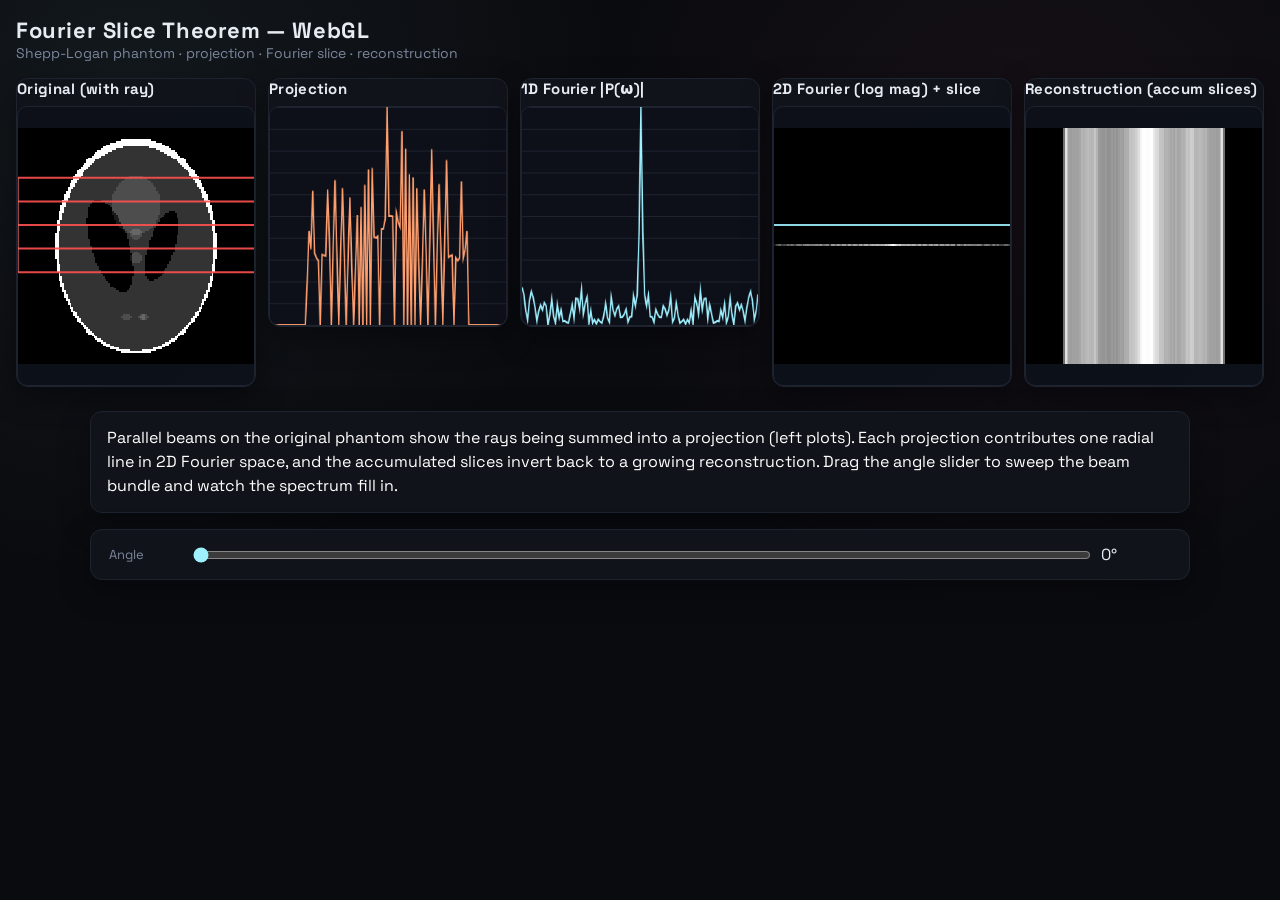
<file: fourier/index.html>
<!doctype html>
<html lang="en">
<head>
  <meta charset="utf-8" />
  <meta name="viewport" content="width=device-width,initial-scale=1" />
  <title>Fourier Slice Theorem</title>
  <link rel="preconnect" href="https://fonts.googleapis.com" />
  <link rel="preconnect" href="https://fonts.gstatic.com" crossorigin />
  <link href="https://fonts.googleapis.com/css2?family=Space+Grotesk:wght@400;600&display=swap" rel="stylesheet" />
  <link rel="icon" href="favicon.ico" type="image/x-icon"/>
  <meta name="description" content="Interactive WebGL demo (visualization) of the Fourier slice theorem, showing the Shepp-Logan phantom, its projections, Fourier transform, and reconstruction." />
  <meta name="keywords" content="fourier slice theorem, tomography, shepp-logan phantom, projection, fourier transform, reconstruction, webgl, interactive demo, visualization" />
  <meta name="author" content="Peter Zsoldos" />
  <meta name="robots" content="index, follow">
  <link rel="canonical" href="https://zsoldospeter.com/fourier/" />
  
  <meta property="og:type" content="website" />
  <meta property="og:title" content="Fourier Slice Theorem Visualization" />
  <meta property="og:description" content="Interactive WebGL demo of the Fourier slice theorem, showing the Shepp-Logan phantom, its projections, and reconstruction." />
  <meta property="og:url" content="https://zsoldospeter.com/fourier/" />
  
  <meta name="twitter:card" content="summary" />
  <meta name="twitter:title" content="Fourier Slice Theorem Visualization" />
  <meta name="twitter:description" content="Interactive WebGL demo of the Fourier slice theorem." />
  
  <script type="application/ld+json">
  {
    "@context": "https://schema.org",
    "@type": "SoftwareApplication",
    "applicationCategory": "EducationalApplication",
    "name": "Fourier Slice Theorem Visualization",
    "operatingSystem": "Any",
    "description": "Interactive WebGL demo of the Fourier slice theorem.",
    "author": {
      "@type": "Person",
      "name": "Peter Zsoldos"
    },
    "url": "https://zsoldospeter.com/fourier/"
  }
  </script>
  <style>
    :root {
      --bg: #0a0b0f;
      --panel: #11131a;
      --accent: #9ef0ff;
      --text: #e7ecf3;
      --muted: #7c869c;
      --grid: #1b1e27;
    }
    * { box-sizing: border-box; }
    body {
      margin: 0;
      font-family: "Space Grotesk", system-ui, -apple-system, BlinkMacSystemFont, "Segoe UI", sans-serif;
      background: radial-gradient(circle at 10% 10%, rgba(158, 240, 255, 0.06), transparent 35%),
                  radial-gradient(circle at 80% 20%, rgba(255, 115, 182, 0.05), transparent 35%),
                  var(--bg);
      color: var(--text);
      min-height: 100vh;
      display: flex;
      flex-direction: column;
      gap: 16px;
      padding: 16px;
      overflow-x: hidden;
    }
    header {
      display: flex;
      flex-direction: column;
      gap: 6px;
    }
    h1 { margin: 0; font-size: 22px; letter-spacing: 0.6px; }
    .subtitle { color: var(--muted); font-size: 14px; }
    .controls {
      background: var(--panel);
      border: 1px solid #1e2330;
      border-radius: 12px;
      padding: 14px 18px;
      box-shadow: 0 10px 30px rgba(0,0,0,0.35);
      display: grid;
      grid-template-columns: 70px 1fr 70px;
      gap: 12px;
      align-items: center;
      width: 100%;
    }
    .controls label { font-size: 13px; color: var(--muted); }
    .controls input[type=range] {
      width: 100%;
      accent-color: var(--accent);
    }
    .grid {
      display: flex;
      flex-direction: row;
      flex-wrap: wrap;
      justify-content: center;
      align-items: flex-start;
      gap: 12px;
      width: 100%;
      margin: 0 auto;
      padding-bottom: 8px;
    }
    .card {
      background: var(--panel);
      border: 1px solid #1e2330;
      border-radius: 12px;
      padding: 0px;
      box-shadow: 0 10px 30px rgba(0,0,0,0.4);
      display: flex;
      flex-direction: column;
      gap: 8px;
      flex: 1 1 240px;
      width: clamp(240px, 22vw, 280px);
      height: fit-content;
      max-width: 360px;
    }
    .card h3 {
      margin: 0;
      font-size: 15px;
      letter-spacing: 0.3px;
      display: flex;
      align-items: center;
      gap: 8px;
    }
    .canvas-wrap {
      background: linear-gradient(135deg, #0d1018, #0c111a);
      border-radius: 10px;
      border: 1px solid #1e2330;
      position: relative;
      min-height: 280px;
      display: grid;
      place-items: center;
      overflow: hidden;
    }
    canvas { max-width: 100%; height: auto; }
    .overlay-line {
      position: absolute;
      inset: 0;
      pointer-events: none;
    }
    .plot {
      width: 100%;
      height: 220px;
      background: #0d1018;
      border: 1px solid #1e2330;
      border-radius: 10px;
    }
    .explain {
      max-width: 1100px;
      width: 100%;
      margin: 0 auto;
      background: var(--panel);
      border: 1px solid #1e2330;
      border-radius: 12px;
      padding: 14px 16px;
      box-shadow: 0 10px 30px rgba(0,0,0,0.35);
      color: white;
      font-size: 16px;
      line-height: 1.5;
    }
    @media (max-width: 900px) {
      h1 { font-size: 20px; }
      .subtitle { font-size: 13px; }
      .grid { flex-direction: column; align-items: center; }
      .card { width: 100%; max-width: 520px; }
      .controls { position: sticky; bottom: 8px; grid-template-columns: 1fr; width: 100%; }
      .controls input[type=range] { width: 100%; }
    }
  </style>
</head>
<body>
  <header>
    <div>
      <h1>Fourier Slice Theorem — WebGL</h1>
      <div class="subtitle">Shepp-Logan phantom · projection · Fourier slice · reconstruction</div>
    </div>
  </header>

  <div class="grid">
    <div class="card">
      <h3>Original (with ray)</h3>
      <div class="canvas-wrap">
        <canvas id="canvas-original" width="260" height="260"></canvas>
        <canvas class="overlay-line" id="overlay-original" width="260" height="260"></canvas>
      </div>
    </div>
    <div class="card">
      <h3>Projection</h3>
      <canvas class="plot" id="canvas-projection" width="320" height="220"></canvas>
    </div>
    <div class="card">
      <h3>1D Fourier |P(ω)|</h3>
      <canvas class="plot" id="canvas-f1" width="320" height="220"></canvas>
    </div>
    <div class="card">
      <h3>2D Fourier (log mag) + slice</h3>
      <div class="canvas-wrap">
        <canvas id="canvas-f2" width="260" height="260"></canvas>
        <canvas class="overlay-line" id="overlay-slice" width="260" height="260"></canvas>
      </div>
    </div>
    <div class="card">
      <h3>Reconstruction (accum slices)</h3>
      <div class="canvas-wrap">
        <canvas id="canvas-recon" width="260" height="260"></canvas>
      </div>
    </div>
  </div>

  <div class="explain">
    Parallel beams on the original phantom show the rays being summed into a projection (left plots). Each projection contributes one radial line in 2D Fourier space, and the accumulated slices invert back to a growing reconstruction. Drag the angle slider to sweep the beam bundle and watch the spectrum fill in.
  </div>

  <div class="controls" style="position: sticky; bottom: 0; align-self: center; max-width: 1100px;">
    <label for="angle">Angle</label>
    <input id="angle" type="range" min="0" max="180" value="0" step="1" />
    <span id="angle-value">0°</span>
  </div>

  <script>
    // WebGL Fourier slice theorem demo derived from the matplotlib script
// Computes a Shepp-Logan phantom, its Fourier transform, projections, and shows
// the slice theorem interactively using WebGL textures for images.

const N = 128;
const center = N / 2;
const freq = new Float32Array(N);
for (let i = 0; i < N; i++) freq[i] = i - N / 2;

const angleSlider = document.getElementById("angle");
const angleValue = document.getElementById("angle-value");

// ----- Utility: FFT -----
function fft1d(re, im, inverse = false) {
  const n = re.length;
  // bit reversal
  for (let i = 1, j = 0; i < n; i++) {
    let bit = n >> 1;
    for (; j & bit; bit >>= 1) j ^= bit;
    j ^= bit;
    if (i < j) {
      const tr = re[i];
      const ti = im[i];
      re[i] = re[j];
      im[i] = im[j];
      re[j] = tr;
      im[j] = ti;
    }
  }
  for (let len = 2; len <= n; len <<= 1) {
    const ang = (inverse ? -1 : 1) * (2 * Math.PI / len);
    const wlenCos = Math.cos(ang);
    const wlenSin = Math.sin(ang);
    for (let i = 0; i < n; i += len) {
      let wCos = 1;
      let wSin = 0;
      for (let j = 0; j < len / 2; j++) {
        const uRe = re[i + j];
        const uIm = im[i + j];
        const vRe = re[i + j + len / 2] * wCos - im[i + j + len / 2] * wSin;
        const vIm = re[i + j + len / 2] * wSin + im[i + j + len / 2] * wCos;
        re[i + j] = uRe + vRe;
        im[i + j] = uIm + vIm;
        re[i + j + len / 2] = uRe - vRe;
        im[i + j + len / 2] = uIm - vIm;
        const nextCos = wCos * wlenCos - wSin * wlenSin;
        wSin = wCos * wlenSin + wSin * wlenCos;
        wCos = nextCos;
      }
    }
  }
  if (inverse) {
    for (let i = 0; i < n; i++) {
      re[i] /= n;
      im[i] /= n;
    }
  }
}

function fft2d(realInput, inverse = false, imagInput = null) {
  const re = new Float32Array(realInput);
  const im = imagInput ? new Float32Array(imagInput) : new Float32Array(re.length);
  // rows
  for (let r = 0; r < N; r++) {
    const rowRe = re.subarray(r * N, (r + 1) * N);
    const rowIm = im.subarray(r * N, (r + 1) * N);
    fft1d(rowRe, rowIm, inverse);
  }
  // cols
  const tmpRe = new Float32Array(N);
  const tmpIm = new Float32Array(N);
  for (let c = 0; c < N; c++) {
    for (let r = 0; r < N; r++) {
      tmpRe[r] = re[r * N + c];
      tmpIm[r] = im[r * N + c];
    }
    fft1d(tmpRe, tmpIm, inverse);
    for (let r = 0; r < N; r++) {
      re[r * N + c] = tmpRe[r];
      im[r * N + c] = tmpIm[r];
    }
  }
  return { re, im };
}

function fftshift2d(re, im) {
  const outRe = new Float32Array(re.length);
  const outIm = new Float32Array(im.length);
  const half = N / 2;
  for (let y = 0; y < N; y++) {
    for (let x = 0; x < N; x++) {
      const nx = (x + half) % N;
      const ny = (y + half) % N;
      outRe[ny * N + nx] = re[y * N + x];
      outIm[ny * N + nx] = im[y * N + x];
    }
  }
  return { re: outRe, im: outIm };
}

function ifftshift2d(re, im) {
  // same operation as shift for even lengths
  return fftshift2d(re, im);
}

// ----- Phantom generation -----
function makeGrid() {
  const xs = new Float32Array(N * N);
  const ys = new Float32Array(N * N);
  const lin = new Float32Array(N);
  for (let i = 0; i < N; i++) lin[i] = -1 + (2 * i) / (N - 1);
  for (let y = 0; y < N; y++) {
    for (let x = 0; x < N; x++) {
      const idx = y * N + x;
      xs[idx] = lin[x];
      ys[idx] = lin[y];
    }
  }
  return { xs, ys };
}

function makePhantom(xs, ys) {
  // parameters: A, a, b, x0, y0, phi
  const ellipses = [
    [1, 0.69, 0.92, 0, 0, 0],
    [-0.8, 0.6624, 0.874, 0, -0.0184, 0],
    [-0.2, 0.11, 0.31, 0.22, 0, -18],
    [-0.2, 0.16, 0.41, -0.22, 0, 18],
    [0.1, 0.21, 0.25, 0, 0.35, 0],
    [0.1, 0.046, 0.046, 0, 0.1, 0],
    [0.1, 0.046, 0.046, 0, -0.1, 0],
    [0.1, 0.046, 0.023, -0.08, -0.605, 0],
    [0.1, 0.023, 0.023, 0.06, -0.605, 0],
    [0.1, 0.023, 0.046, 0.06, -0.605, 90]
  ];
  const img = new Float32Array(N * N);
  for (const [A, a, b, x0, y0, phiDeg] of ellipses) {
    const phi = (phiDeg * Math.PI) / 180;
    const cosP = Math.cos(phi);
    const sinP = Math.sin(phi);
    for (let i = 0; i < img.length; i++) {
      const x = xs[i] - x0;
      const y = ys[i] - y0;
      const xr = cosP * x + sinP * y;
      const yr = -sinP * x + cosP * y;
      if ((xr * xr) / (a * a) + (yr * yr) / (b * b) <= 1) img[i] += A;
    }
  }
  return img;
}

// ----- Projection + Fourier slice -----
const { xs: gridX, ys: gridY } = makeGrid();
const image = makePhantom(gridX, gridY);
const { re: f2ReRaw, im: f2ImRaw } = fft2d(image, false);
const { re: F2, im: F2i } = fftshift2d(f2ReRaw, f2ImRaw);


function computeProjection(thetaDeg) {
  const theta = (thetaDeg * Math.PI) / 180;
  const cosT = Math.cos(theta);
  const sinT = Math.sin(theta);
  const proj = new Float32Array(N);
  for (let idx = 0; idx < image.length; idx++) {
    const xr = gridX[idx] * cosT + gridY[idx] * sinT;
    const yr = -gridX[idx] * sinT + gridY[idx] * cosT;
    const xi = Math.floor(((xr + 1) * 0.5) * (N - 1));
    const yi = Math.floor(((yr + 1) * 0.5) * (N - 1));
    if (xi >= 0 && xi < N && yi >= 0 && yi < N) {
      const c = xi; // column accumulation
      proj[c] += image[yi * N + xi];
    }
  }
  return proj;
}

function computeF1(projection) {
  const re = new Float32Array(projection);
  const im = new Float32Array(re.length);
  fft1d(re, im, false);
  // shift to center
  const out = new Float32Array(re.length);
  const half = N / 2;
  for (let i = 0; i < N; i++) {
    const j = (i + half) % N;
    out[i] = Math.hypot(re[j], im[j]);
  }
  return out;
}

// accumulation buffers (shifted domain)
const accumRe = new Float32Array(N * N);
const accumIm = new Float32Array(N * N);

function addSlice(thetaDeg) {
  const rad = (thetaDeg * Math.PI) / 180;
  const cosT = Math.cos(rad);
  const sinT = Math.sin(rad);
  for (let i = 0; i < N; i++) {
    const kx = Math.round(center + freq[i] * cosT);
    const ky = Math.round(center + freq[i] * sinT);
    if (kx >= 0 && kx < N && ky >= 0 && ky < N) {
      const idx = ky * N + kx;
      accumRe[idx] = F2[idx];
      accumIm[idx] = F2i[idx];
    }
  }
}

function rebuildAccum(thetaDeg) {
  accumRe.fill(0);
  accumIm.fill(0);
  const thetaInt = Math.round(thetaDeg);
  for (let t = 0; t <= thetaInt; t++) addSlice(t);
}

function accumReconImage() {
  // inverse FFT: need to unshift first
  const { re: ishRe, im: ishIm } = ifftshift2d(accumRe, accumIm);
  const { re, im } = fft2d(ishRe, true, ishIm); // inverse flag scales inside
  const out = new Float32Array(re.length);
  for (let i = 0; i < re.length; i++) out[i] = re[i];
  return out;
}

// Fourier magnitude image
function logMagF2() {
  const out = new Float32Array(N * N);
  for (let i = 0; i < out.length; i++) {
    out[i] = Math.log(Math.hypot(F2[i], F2i[i]) + 1e-3);
  }
  return out;
}

// ----- WebGL helpers -----
function createGL(canvas) {
  const gl = canvas.getContext("webgl2", { antialias: false, preserveDrawingBuffer: true });
  if (!gl) throw new Error("WebGL2 not supported");
  const vsSrc = `#version 300 es\nprecision highp float;\nlayout(location=0) in vec2 pos;\nlayout(location=1) in vec2 uvIn;\nout vec2 vUV;\nvoid main(){vUV=uvIn;gl_Position=vec4(pos,0.0,1.0);}`;
  const fsSrc = `#version 300 es\nprecision highp float;\nin vec2 vUV;\nuniform sampler2D uTex;\nout vec4 frag;\nvoid main(){float v=texture(uTex,vUV).r;frag=vec4(vec3(v),1.0);}`;
  function compile(type, src) {
    const s = gl.createShader(type);
    gl.shaderSource(s, src);
    gl.compileShader(s);
    if (!gl.getShaderParameter(s, gl.COMPILE_STATUS)) {
      throw new Error(gl.getShaderInfoLog(s) || "shader error");
    }
    return s;
  }
  const prog = gl.createProgram();
  gl.attachShader(prog, compile(gl.VERTEX_SHADER, vsSrc));
  gl.attachShader(prog, compile(gl.FRAGMENT_SHADER, fsSrc));
  gl.linkProgram(prog);
  if (!gl.getProgramParameter(prog, gl.LINK_STATUS)) throw new Error(gl.getProgramInfoLog(prog) || "link error");
  gl.useProgram(prog);
  const quad = gl.createBuffer();
  gl.bindBuffer(gl.ARRAY_BUFFER, quad);
  gl.bufferData(
    gl.ARRAY_BUFFER,
    new Float32Array([
      -1, -1, 0, 0,
       1, -1, 1, 0,
      -1,  1, 0, 1,
       1,  1, 1, 1
    ]),
    gl.STATIC_DRAW
  );
  gl.enableVertexAttribArray(0);
  gl.vertexAttribPointer(0, 2, gl.FLOAT, false, 16, 0);
  gl.enableVertexAttribArray(1);
  gl.vertexAttribPointer(1, 2, gl.FLOAT, false, 16, 8);
  gl.useProgram(prog);
  gl.uniform1i(gl.getUniformLocation(prog, "uTex"), 0);
  const tex = gl.createTexture();
  gl.bindTexture(gl.TEXTURE_2D, tex);
  gl.texParameteri(gl.TEXTURE_2D, gl.TEXTURE_MIN_FILTER, gl.NEAREST);
  gl.texParameteri(gl.TEXTURE_2D, gl.TEXTURE_MAG_FILTER, gl.NEAREST);
  gl.texParameteri(gl.TEXTURE_2D, gl.TEXTURE_WRAP_S, gl.CLAMP_TO_EDGE);
  gl.texParameteri(gl.TEXTURE_2D, gl.TEXTURE_WRAP_T, gl.CLAMP_TO_EDGE);
  return { gl, prog, tex };
}

function toBytes(data, min = null, max = null) {
  let mn = min ?? data[0];
  let mx = max ?? data[0];
  if (min === null || max === null) {
    for (let i = 1; i < data.length; i++) {
      if (data[i] < mn) mn = data[i];
      if (data[i] > mx) mx = data[i];
    }
  }
  const range = mx - mn || 1;
  const out = new Uint8Array(data.length);
  for (let i = 0; i < data.length; i++) {
    out[i] = Math.max(0, Math.min(255, Math.round(((data[i] - mn) / range) * 255)));
  }
  return out;
}

function drawTexture(glCtx, texture, width, height, bytes) {
  const { gl } = glCtx;
  gl.viewport(0, 0, gl.canvas.width, gl.canvas.height);
  gl.bindTexture(gl.TEXTURE_2D, texture);
  gl.pixelStorei(gl.UNPACK_ALIGNMENT, 1);
  gl.texImage2D(gl.TEXTURE_2D, 0, gl.R8, width, height, 0, gl.RED, gl.UNSIGNED_BYTE, bytes);
  gl.drawArrays(gl.TRIANGLE_STRIP, 0, 4);
}

function minMax(data) {
  let mn = data[0];
  let mx = data[0];
  for (let i = 1; i < data.length; i++) {
    if (data[i] < mn) mn = data[i];
    if (data[i] > mx) mx = data[i];
  }
  return { mn, mx };
}

function resizeGLCanvas(glCtx) {
  const { gl } = glCtx;
  const dpr = window.devicePixelRatio || 1;
  const displayWidth = Math.max(1, Math.round(gl.canvas.clientWidth * dpr));
  const displayHeight = Math.max(1, Math.round(gl.canvas.clientHeight * dpr));
  if (gl.canvas.width !== displayWidth || gl.canvas.height !== displayHeight) {
    gl.canvas.width = displayWidth;
    gl.canvas.height = displayHeight;
  }
  gl.viewport(0, 0, gl.canvas.width, gl.canvas.height);
}

// ----- Plots (2D canvas) -----
function drawLinePlot(canvas, data, color = "#9ef0ff") {
  const ctx = canvas.getContext("2d");
  ctx.clearRect(0, 0, canvas.width, canvas.height);
  ctx.fillStyle = "#0d1018";
  ctx.fillRect(0, 0, canvas.width, canvas.height);
  ctx.strokeStyle = "#1e2330";
  ctx.lineWidth = 1;
  for (let i = 0; i <= 10; i++) {
    const y = (canvas.height * i) / 10;
    ctx.beginPath();
    ctx.moveTo(0, y + 0.5);
    ctx.lineTo(canvas.width, y + 0.5);
    ctx.stroke();
  }
  const mn = Math.min(...data);
  const mx = Math.max(...data);
  const range = mx - mn || 1;
  ctx.strokeStyle = color;
  ctx.lineWidth = 2;
  ctx.beginPath();
  for (let i = 0; i < data.length; i++) {
    const x = (i / (data.length - 1)) * canvas.width;
    const y = canvas.height - ((data[i] - mn) / range) * canvas.height;
    if (i === 0) ctx.moveTo(x, y);
    else ctx.lineTo(x, y);
  }
  ctx.stroke();
}

function ensureCanvasSize(canvas) {
  const dpr = window.devicePixelRatio || 1;
  const displayWidth = Math.max(1, Math.round(canvas.clientWidth * dpr));
  const displayHeight = Math.max(1, Math.round(canvas.clientHeight * dpr));
  if (canvas.width !== displayWidth || canvas.height !== displayHeight) {
    canvas.width = displayWidth;
    canvas.height = displayHeight;
  }
  return { width: canvas.width, height: canvas.height };
}

function drawOverlayLine(canvas, thetaDeg) {
  const ctx = canvas.getContext("2d");
  const { width, height } = ensureCanvasSize(canvas);
  ctx.clearRect(0, 0, canvas.width, canvas.height);
  ctx.strokeStyle = "rgba(255,80,80,0.9)";
  ctx.lineWidth = 2;
  const rad = (thetaDeg * Math.PI) / 180;
  const dx = (width / 2) * Math.cos(rad); // half diagonal length x
  const dy = (height / 2) * Math.sin(rad); // half diagonal length y
  const nx = -Math.sin(rad);
  const ny = Math.cos(rad);
  const cx = width / 2; // center of image x
  const cy = height / 2; // center of image y
  const spacing = width / 10;
  const starts = [];
  for (let k = -2; k <= 2; k++) {
    const offx = k * spacing * nx;
    const offy = k * spacing * ny;
    const sx = cx - dx + offx; // start point of ray x
    const sy = cy - dy + offy; // start point of ray y

    const ex = cx + dx + offx; // end point of ray x
    const ey = cy + dy + offy; // end point of ray y
    starts.push([sx, sy]);
    ctx.beginPath();
    ctx.moveTo(sx, sy);
    ctx.lineTo(ex, ey);
    ctx.stroke();
  }
  // connect beam starts to emphasize source edge
  if (starts.length) {
    ctx.beginPath();
    ctx.moveTo(starts[0][0], starts[0][1]);
    for (let i = 1; i < starts.length; i++) ctx.lineTo(starts[i][0], starts[i][1]);
    ctx.strokeStyle = "rgba(255,120,120,0.8)";
    ctx.lineWidth = 1.5;
    ctx.stroke();
  }
}

function drawSliceLine(canvas, thetaDeg) {
  const ctx = canvas.getContext("2d");
  const { width, height } = ensureCanvasSize(canvas);
  ctx.clearRect(0, 0, canvas.width, canvas.height);
  ctx.strokeStyle = "rgba(158,240,255,0.9)";
  ctx.lineWidth = 2;
  const rad = (-thetaDeg * Math.PI) / 180;
  const radius = Math.min(width, height) * 0.5;
  const cx = width / 2;
  const cy = height / 2;
  const dx = radius * Math.cos(rad);
  const dy = radius * Math.sin(rad);
  ctx.beginPath();
  ctx.moveTo(cx - dx, cy - dy);
  ctx.lineTo(cx + dx, cy + dy);
  ctx.stroke();

}

// ----- Setup GL canvases -----
const glOriginal = createGL(document.getElementById("canvas-original"));
const glF2 = createGL(document.getElementById("canvas-f2"));
const glRecon = createGL(document.getElementById("canvas-recon"));

// static renders
const imageBytes = toBytes(image);
const logF2 = logMagF2();
const { mn: logMin, mx: logMax } = minMax(logF2);
const logBytes = toBytes(logF2, logMin, logMax);
const emptyLogBytes = toBytes(new Float32Array(N * N), logMin, logMax);
function drawStatic() {
  resizeGLCanvas(glOriginal);
  resizeGLCanvas(glF2);
  resizeGLCanvas(glRecon);
  drawTexture(glOriginal, glOriginal.tex, N, N, imageBytes);
  drawTexture(glF2, glF2.tex, N, N, emptyLogBytes);
}
drawStatic();

function update(thetaDeg) {
  angleValue.textContent = `${thetaDeg}°`;
  const proj = computeProjection(thetaDeg);
  const f1mag = computeF1(proj);
  drawLinePlot(document.getElementById("canvas-projection"), proj, "#ff9f6e");
  drawLinePlot(document.getElementById("canvas-f1"), f1mag, "#9ef0ff");
  // overlays
  drawOverlayLine(document.getElementById("overlay-original"), thetaDeg);
  drawSliceLine(document.getElementById("overlay-slice"), thetaDeg);

  // accumulated reconstruction in Fourier domain
  rebuildAccum(thetaDeg);
  const accumLog = new Float32Array(N * N);
  for (let i = 0; i < accumLog.length; i++) {
    accumLog[i] = Math.log(Math.hypot(accumRe[i], accumIm[i]) + 1e-3);
  }
  const accumBytes = toBytes(accumLog, logMin, logMax);
  drawTexture(glF2, glF2.tex, N, N, accumBytes);

  const recon = accumReconImage();
  const reconBytes = toBytes(recon);
  drawTexture(glRecon, glRecon.tex, N, N, reconBytes);
}

update(0);
angleSlider.addEventListener("input", () => update(parseInt(angleSlider.value, 10)));
window.addEventListener("resize", () => {
  drawStatic();
  update(parseInt(angleSlider.value, 10));
});

  </script>
</body>
</html>
</file>
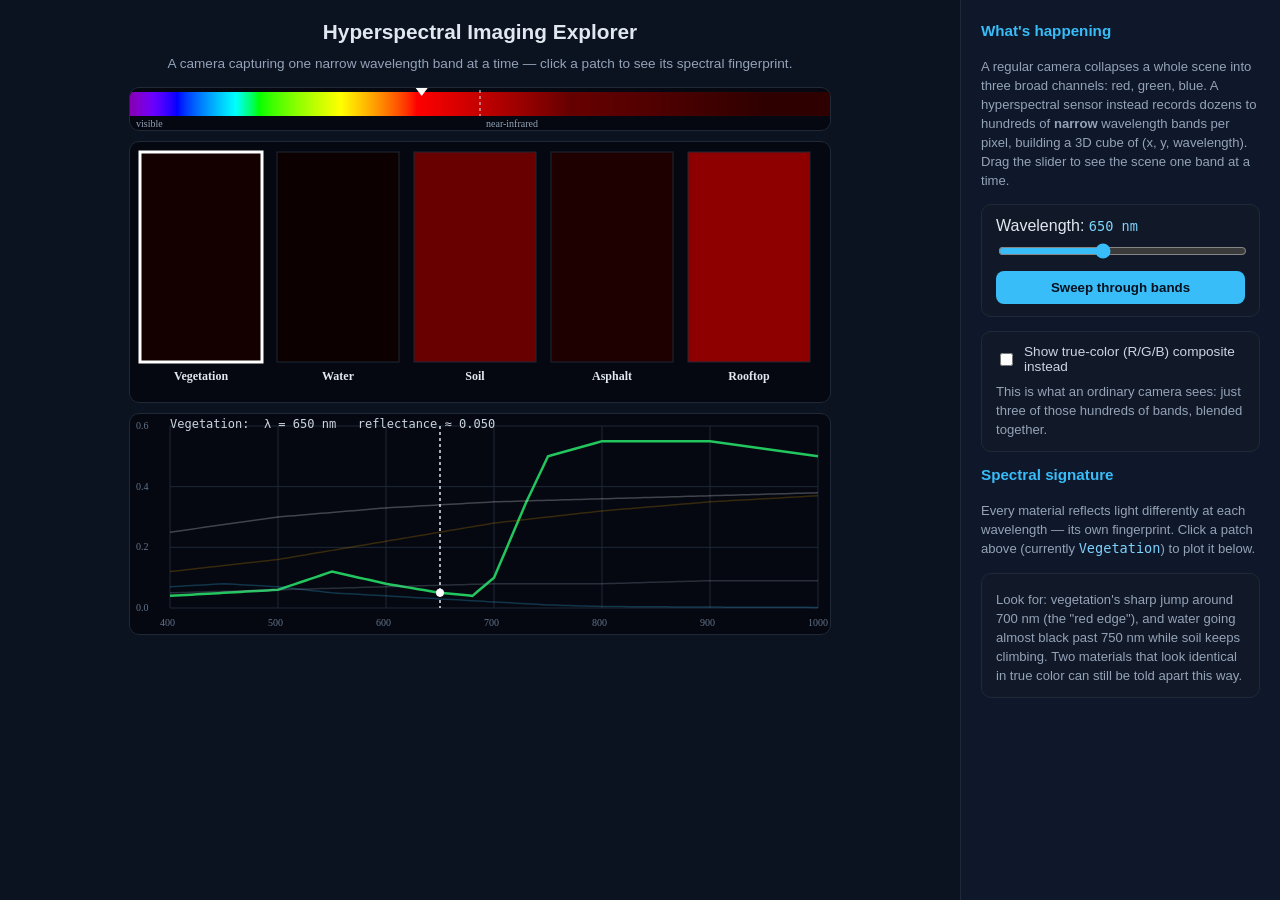
<file: hyperspectral/index.html>
<!DOCTYPE html>
<html lang="en">
<head>
    <meta charset="UTF-8">
    <meta name="viewport" content="width=device-width, initial-scale=1.0">
    <title>Hyperspectral Imaging Explorer</title>
    <meta name="description" content="Interactive visualization of hyperspectral imaging: scrub through spectral bands of a scene and inspect each material's spectral signature, the fingerprint that makes hyperspectral imaging useful.">
    <meta name="keywords" content="hyperspectral imaging, spectral signature, datacube, remote sensing, spectral bands, reflectance, interactive visualization">
    <meta name="author" content="Peter Zsoldos">
    <meta name="robots" content="index, follow">
    <link rel="canonical" href="https://zsoldospeter.com/hyperspectral/">

    <meta property="og:type" content="website">
    <meta property="og:title" content="Hyperspectral Imaging Explorer">
    <meta property="og:description" content="Interactive visualization of hyperspectral imaging: scrub through spectral bands and inspect material spectral signatures.">
    <meta property="og:url" content="https://zsoldospeter.com/hyperspectral/">

    <meta name="twitter:card" content="summary">
    <meta name="twitter:title" content="Hyperspectral Imaging Explorer">
    <meta name="twitter:description" content="Interactive visualization of hyperspectral imaging bands and spectral signatures.">

    <script type="application/ld+json">
    {
      "@context": "https://schema.org",
      "@type": "SoftwareApplication",
      "applicationCategory": "EducationalApplication",
      "name": "Hyperspectral Imaging Explorer",
      "operatingSystem": "Any",
      "description": "Interactive visualization of hyperspectral imaging bands and per-material spectral signatures.",
      "author": { "@type": "Person", "name": "Peter Zsoldos" },
      "url": "https://zsoldospeter.com/hyperspectral/"
    }
    </script>

    <style>
        * { box-sizing: border-box; }
        body {
            margin: 0;
            background: #0b1220;
            color: #e2e8f0;
            font-family: 'Segoe UI', Arial, sans-serif;
            display: flex;
            flex-wrap: wrap;
            min-height: 100vh;
        }
        #main {
            flex: 1 1 700px;
            padding: 20px;
            display: flex;
            flex-direction: column;
            align-items: center;
            gap: 10px;
            min-width: 0;
        }
        h1 { font-size: 1.3rem; margin: 0 0 2px; }
        .sub { color: #94a3b8; font-size: 0.85rem; margin: 0 0 6px; }
        canvas { background: #050810; border: 1px solid #1f2937; border-radius: 10px; max-width: 100%; }
        #sidebar {
            flex: 0 0 320px;
            background: #0f172a;
            border-left: 1px solid #1f2937;
            padding: 22px 20px;
            display: flex;
            flex-direction: column;
            gap: 14px;
        }
        .label { color: #38bdf8; font-weight: 700; font-size: 0.95rem; }
        .desc { font-size: 0.82rem; color: #94a3b8; line-height: 1.45; margin: 4px 0 0; }
        .card { background: #111827; border: 1px solid #1f2937; border-radius: 10px; padding: 12px 14px; }
        .controls-row { display: flex; flex-direction: column; gap: 6px; }
        input[type=range] { width: 100%; accent-color: #38bdf8; }
        .btn {
            width: 100%; padding: 9px 12px; background: #38bdf8; color: #05101f;
            border: none; border-radius: 8px; font-weight: 700; cursor: pointer;
            transition: background 0.15s ease;
        }
        .btn:hover { background: #0ea5e9; }
        .btn.secondary { background: #1e293b; color: #e2e8f0; border: 1px solid #334155; }
        .btn.secondary:hover { background: #263449; }
        .readout { font-family: 'Consolas', monospace; font-size: 0.85rem; color: #7dd3fc; }
        .toggle { display: flex; align-items: center; gap: 8px; font-size: 0.85rem; color: #cbd5e1; cursor: pointer; }
        .toggle input { accent-color: #38bdf8; }
    </style>
</head>
<body>

<div id="main">
    <h1>Hyperspectral Imaging Explorer</h1>
    <p class="sub">A camera capturing one narrow wavelength band at a time — click a patch to see its spectral fingerprint.</p>
    <canvas id="specBar" width="700" height="42"></canvas>
    <canvas id="sceneCanvas" width="700" height="260"></canvas>
    <canvas id="plotCanvas" width="700" height="220"></canvas>
</div>

<div id="sidebar">
    <div class="label">What's happening</div>
    <p class="desc">A regular camera collapses a whole scene into three broad channels: red, green, blue. A hyperspectral sensor instead records dozens to hundreds of <strong>narrow</strong> wavelength bands per pixel, building a 3D cube of (x, y, wavelength). Drag the slider to see the scene one band at a time.</p>

    <div class="card">
        <div class="controls-row">
            <label>Wavelength: <span class="readout" id="wlValue">650 nm</span></label>
            <input type="range" id="wlSlider" min="400" max="1000" step="5" value="650">
        </div>
        <button class="btn" id="playBtn" style="margin-top:10px;">Sweep through bands</button>
    </div>

    <div class="card">
        <label class="toggle"><input type="checkbox" id="rgbToggle"> Show true-color (R/G/B) composite instead</label>
        <p class="desc" style="margin-top:8px;">This is what an ordinary camera sees: just three of those hundreds of bands, blended together.</p>
    </div>

    <div class="label">Spectral signature</div>
    <p class="desc">Every material reflects light differently at each wavelength — its own fingerprint. Click a patch above (currently <span class="readout" id="selName">Vegetation</span>) to plot it below.</p>

    <div class="card">
        <div class="desc">Look for: vegetation's sharp jump around 700&nbsp;nm (the "red edge"), and water going almost black past 750&nbsp;nm while soil keeps climbing. Two materials that look identical in true color can still be told apart this way.</div>
    </div>
</div>

<script>
(() => {
    const specBar = document.getElementById('specBar');
    const sceneCanvas = document.getElementById('sceneCanvas');
    const plotCanvas = document.getElementById('plotCanvas');
    const sbCtx = specBar.getContext('2d');
    const scCtx = sceneCanvas.getContext('2d');
    const plCtx = plotCanvas.getContext('2d');

    const wlSlider = document.getElementById('wlSlider');
    const wlValue = document.getElementById('wlValue');
    const playBtn = document.getElementById('playBtn');
    const rgbToggle = document.getElementById('rgbToggle');
    const selName = document.getElementById('selName');

    const WMIN = 400, WMAX = 1000;

    const materials = {
        vegetation: { name: 'Vegetation', color: '#22c55e', anchors: [[400,0.04],[500,0.06],[550,0.12],[600,0.08],[650,0.05],[680,0.04],[700,0.10],[730,0.35],[750,0.50],[800,0.55],[900,0.55],[1000,0.50]] },
        water:      { name: 'Water',      color: '#38bdf8', anchors: [[400,0.07],[450,0.08],[500,0.07],[550,0.05],[600,0.04],[650,0.03],[700,0.02],[750,0.01],[800,0.005],[900,0.003],[1000,0.002]] },
        soil:       { name: 'Soil',       color: '#ca8a04', anchors: [[400,0.12],[500,0.16],[600,0.22],[700,0.28],[800,0.32],[900,0.35],[1000,0.37]] },
        road:       { name: 'Asphalt',    color: '#94a3b8', anchors: [[400,0.05],[500,0.06],[600,0.07],[700,0.08],[800,0.08],[900,0.09],[1000,0.09]] },
        rooftop:    { name: 'Rooftop',    color: '#f1f5f9', anchors: [[400,0.25],[500,0.30],[600,0.33],[700,0.35],[800,0.36],[900,0.37],[1000,0.38]] }
    };
    const order = ['vegetation', 'water', 'soil', 'road', 'rooftop'];

    function interp(anchors, w) {
        if (w <= anchors[0][0]) return anchors[0][1];
        const last = anchors[anchors.length - 1];
        if (w >= last[0]) return last[1];
        for (let i = 0; i < anchors.length - 1; i++) {
            const [x0, y0] = anchors[i], [x1, y1] = anchors[i + 1];
            if (w >= x0 && w <= x1) return y0 + (y1 - y0) * (w - x0) / (x1 - x0);
        }
        return last[1];
    }

    function wavelengthToRGB(nm) {
        let r = 0, g = 0, b = 0;
        const w = Math.min(nm, 780);
        if (w >= 380 && w < 440) { r = -(w - 440) / 60; b = 1; }
        else if (w < 490) { g = (w - 440) / 50; b = 1; }
        else if (w < 510) { g = 1; b = -(w - 510) / 20; }
        else if (w < 580) { r = (w - 510) / 70; g = 1; }
        else if (w < 645) { r = 1; g = -(w - 645) / 65; }
        else { r = 1; }
        let factor = 1;
        if (w >= 380 && w < 420) factor = 0.3 + 0.7 * (w - 380) / 40;
        else if (w > 645) factor = 0.3 + 0.7 * (780 - w) / 135;
        if (nm > 780) factor = Math.max(0.12, 0.32 * (1 - (nm - 780) / 260));
        const gamma = 0.8;
        return [r, g, b].map(c => Math.round(255 * Math.pow(Math.max(c, 0) * factor, gamma)));
    }

    let wavelength = 650;
    let selected = 'vegetation';
    let rgbMode = false;
    let playing = false;
    let playTimer = null;

    // --- Spectrum bar ---
    function drawSpecBar() {
        const w = specBar.width, h = specBar.height;
        sbCtx.clearRect(0, 0, w, h);
        for (let px = 0; px < w; px++) {
            const nm = WMIN + (px / w) * (WMAX - WMIN);
            const [r, g, b] = wavelengthToRGB(nm);
            sbCtx.fillStyle = `rgb(${r},${g},${b})`;
            sbCtx.fillRect(px, 4, 1, h - 18);
        }
        // visible/NIR divider
        const divX = ((700 - WMIN) / (WMAX - WMIN)) * w;
        sbCtx.strokeStyle = '#e2e8f0';
        sbCtx.setLineDash([3, 3]);
        sbCtx.beginPath();
        sbCtx.moveTo(divX, 2); sbCtx.lineTo(divX, h - 14);
        sbCtx.stroke();
        sbCtx.setLineDash([]);
        sbCtx.fillStyle = '#94a3b8';
        sbCtx.font = '10px Segoe UI';
        sbCtx.fillText('visible', 6, h - 3);
        sbCtx.fillText('near-infrared', divX + 6, h - 3);
        // marker
        const mx = ((wavelength - WMIN) / (WMAX - WMIN)) * w;
        sbCtx.fillStyle = '#ffffff';
        sbCtx.beginPath();
        sbCtx.moveTo(mx - 6, 0); sbCtx.lineTo(mx + 6, 0); sbCtx.lineTo(mx, 8);
        sbCtx.fill();
    }

    specBar.addEventListener('click', (e) => {
        const rect = specBar.getBoundingClientRect();
        const px = (e.clientX - rect.left) / rect.width;
        wavelength = Math.round((WMIN + px * (WMAX - WMIN)) / 5) * 5;
        wlSlider.value = wavelength;
        updateAll();
    });

    // --- Scene tiles ---
    const tiles = order.map((key, i) => ({
        key,
        x: 10 + i * 137,
        y: 10,
        w: 122,
        h: 210
    }));

    function drawScene() {
        const w = sceneCanvas.width, h = sceneCanvas.height;
        scCtx.clearRect(0, 0, w, h);
        const band = wavelengthToRGB(wavelength);
        for (const t of tiles) {
            const mat = materials[t.key];
            let fill;
            if (rgbMode) {
                const R = Math.min(1, interp(mat.anchors, 650) / 0.4);
                const G = Math.min(1, interp(mat.anchors, 550) / 0.4);
                const B = Math.min(1, interp(mat.anchors, 450) / 0.4);
                fill = `rgb(${Math.round(R*255)},${Math.round(G*255)},${Math.round(B*255)})`;
            } else {
                const refl = interp(mat.anchors, wavelength);
                const norm = Math.min(1, refl / 0.6);
                fill = `rgb(${Math.round(band[0]*norm)},${Math.round(band[1]*norm)},${Math.round(band[2]*norm)})`;
            }
            scCtx.fillStyle = fill;
            scCtx.fillRect(t.x, t.y, t.w, t.h);

            scCtx.strokeStyle = t.key === selected ? '#ffffff' : '#1f2937';
            scCtx.lineWidth = t.key === selected ? 3 : 1;
            scCtx.strokeRect(t.x, t.y, t.w, t.h);

            scCtx.fillStyle = '#e2e8f0';
            scCtx.font = 'bold 12px Segoe UI';
            scCtx.textAlign = 'center';
            scCtx.fillText(mat.name, t.x + t.w / 2, t.y + t.h + 18);
        }
        scCtx.textAlign = 'left';
    }

    sceneCanvas.addEventListener('click', (e) => {
        const rect = sceneCanvas.getBoundingClientRect();
        const scaleX = sceneCanvas.width / rect.width;
        const scaleY = sceneCanvas.height / rect.height;
        const x = (e.clientX - rect.left) * scaleX;
        const y = (e.clientY - rect.top) * scaleY;
        for (const t of tiles) {
            if (x >= t.x && x <= t.x + t.w && y >= t.y && y <= t.y + t.h) {
                selected = t.key;
                selName.textContent = materials[t.key].name;
                updateAll();
                break;
            }
        }
    });

    // --- Spectral plot ---
    function drawPlot() {
        const w = plotCanvas.width, h = plotCanvas.height;
        plCtx.clearRect(0, 0, w, h);
        const padL = 40, padR = 12, padT = 12, padB = 26;
        const plotW = w - padL - padR, plotH = h - padT - padB;
        const yMax = 0.6;

        const xOf = (nm) => padL + ((nm - WMIN) / (WMAX - WMIN)) * plotW;
        const yOf = (r) => padT + plotH - (r / yMax) * plotH;

        // grid
        plCtx.strokeStyle = '#1f2937';
        plCtx.lineWidth = 1;
        plCtx.fillStyle = '#64748b';
        plCtx.font = '10px Segoe UI';
        for (let nm = 400; nm <= 1000; nm += 100) {
            const x = xOf(nm);
            plCtx.beginPath(); plCtx.moveTo(x, padT); plCtx.lineTo(x, padT + plotH); plCtx.stroke();
            plCtx.fillText(nm, x - 10, h - 8);
        }
        for (let r = 0; r <= yMax + 1e-6; r += 0.2) {
            const y = yOf(r);
            plCtx.beginPath(); plCtx.moveTo(padL, y); plCtx.lineTo(padL + plotW, y); plCtx.stroke();
            plCtx.fillText(r.toFixed(1), 6, y + 3);
        }

        // curves
        for (const key of order) {
            const mat = materials[key];
            const isSel = key === selected;
            plCtx.beginPath();
            plCtx.strokeStyle = mat.color;
            plCtx.globalAlpha = isSel ? 1 : 0.25;
            plCtx.lineWidth = isSel ? 2.5 : 1.5;
            for (let nm = WMIN; nm <= WMAX; nm += 5) {
                const x = xOf(nm), y = yOf(interp(mat.anchors, nm));
                if (nm === WMIN) plCtx.moveTo(x, y); else plCtx.lineTo(x, y);
            }
            plCtx.stroke();
        }
        plCtx.globalAlpha = 1;

        // current wavelength marker
        const mat = materials[selected];
        const refl = interp(mat.anchors, wavelength);
        const mx = xOf(wavelength), my = yOf(refl);
        plCtx.strokeStyle = '#e2e8f0';
        plCtx.setLineDash([3, 3]);
        plCtx.beginPath(); plCtx.moveTo(mx, padT); plCtx.lineTo(mx, padT + plotH); plCtx.stroke();
        plCtx.setLineDash([]);
        plCtx.fillStyle = '#ffffff';
        plCtx.beginPath(); plCtx.arc(mx, my, 4, 0, Math.PI * 2); plCtx.fill();

        plCtx.fillStyle = '#cbd5e1';
        plCtx.font = '12px Consolas, monospace';
        plCtx.fillText(`${mat.name}:  λ = ${wavelength} nm   reflectance ≈ ${refl.toFixed(3)}`, padL, 14);
    }

    function updateAll() {
        wlValue.textContent = `${wavelength} nm`;
        wlSlider.value = wavelength;
        drawSpecBar();
        drawScene();
        drawPlot();
    }

    wlSlider.addEventListener('input', () => {
        wavelength = parseInt(wlSlider.value, 10);
        updateAll();
    });

    rgbToggle.addEventListener('change', () => {
        rgbMode = rgbToggle.checked;
        wlSlider.disabled = rgbMode;
        wlSlider.style.opacity = rgbMode ? 0.4 : 1;
        updateAll();
    });

    playBtn.addEventListener('click', () => {
        playing = !playing;
        playBtn.textContent = playing ? 'Pause sweep' : 'Sweep through bands';
        if (playing) {
            rgbToggle.checked = false;
            rgbMode = false;
            wlSlider.disabled = false;
            wlSlider.style.opacity = 1;
            playTimer = setInterval(() => {
                wavelength += 5;
                if (wavelength > WMAX) wavelength = WMIN;
                updateAll();
            }, 45);
        } else {
            clearInterval(playTimer);
        }
    });

    updateAll();
})();
</script>
</body>
</html>
</file>
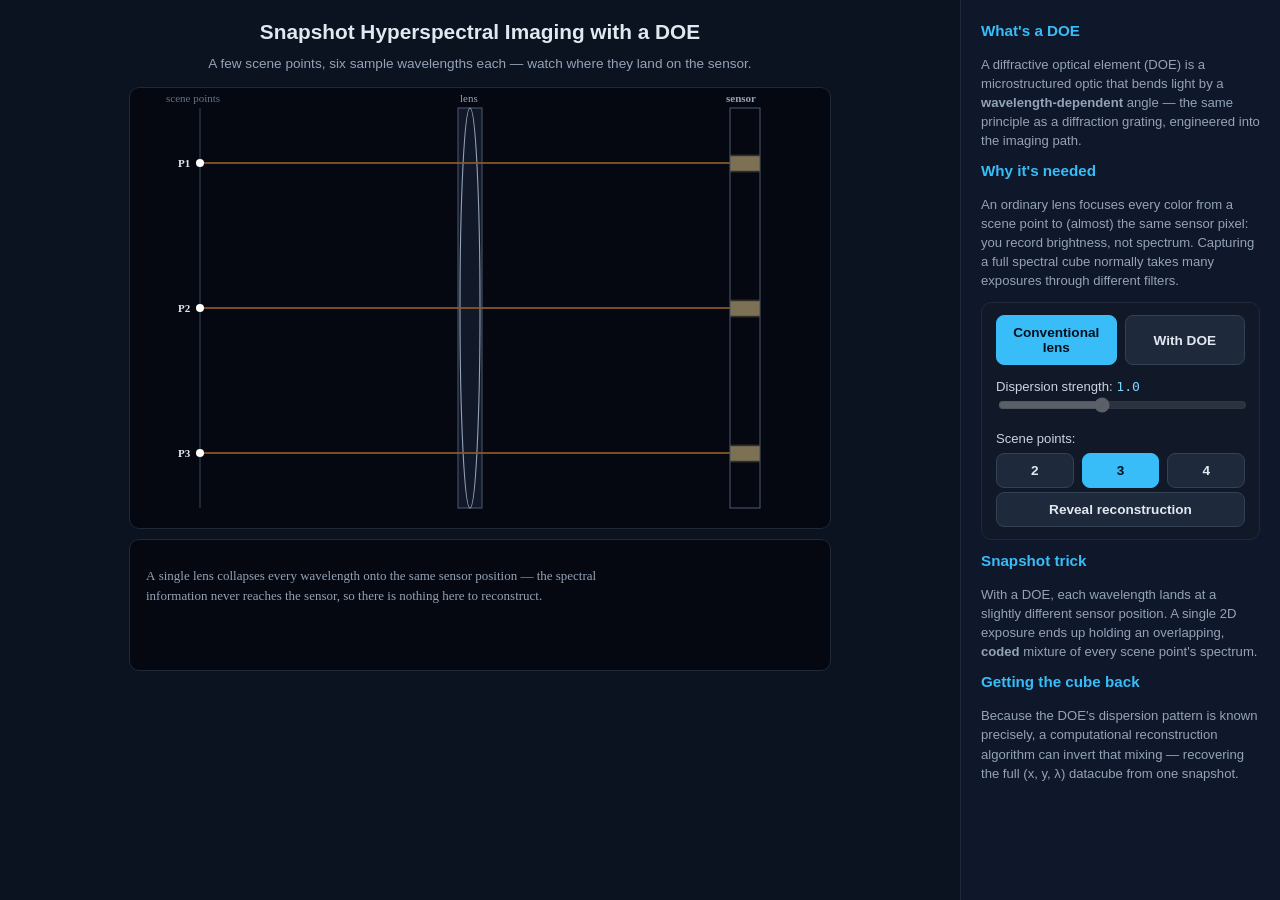
<file: hyperspectral_doe/index.html>
<!DOCTYPE html>
<html lang="en">
<head>
    <meta charset="UTF-8">
    <meta name="viewport" content="width=device-width, initial-scale=1.0">
    <title>Snapshot Hyperspectral Imaging with a DOE</title>
    <meta name="description" content="Interactive ray-diagram visualization of snapshot hyperspectral imaging using a diffractive optical element (DOE): see how wavelength-dependent dispersion codes a spectral cube into a single 2D sensor shot, and how reconstruction recovers it.">
    <meta name="keywords" content="hyperspectral imaging, diffractive optical element, DOE, snapshot spectral imaging, computational imaging, dispersion, coded aperture, interactive visualization">
    <meta name="author" content="Peter Zsoldos">
    <meta name="robots" content="index, follow">
    <link rel="canonical" href="https://zsoldospeter.com/hyperspectral_doe/">

    <meta property="og:type" content="website">
    <meta property="og:title" content="Snapshot Hyperspectral Imaging with a DOE">
    <meta property="og:description" content="Interactive visualization of how a diffractive optical element encodes a spectral cube into one sensor snapshot.">
    <meta property="og:url" content="https://zsoldospeter.com/hyperspectral_doe/">

    <meta name="twitter:card" content="summary">
    <meta name="twitter:title" content="Snapshot Hyperspectral Imaging with a DOE">
    <meta name="twitter:description" content="Interactive visualization of DOE-based snapshot spectral imaging.">

    <script type="application/ld+json">
    {
      "@context": "https://schema.org",
      "@type": "SoftwareApplication",
      "applicationCategory": "EducationalApplication",
      "name": "Snapshot Hyperspectral Imaging with a DOE",
      "operatingSystem": "Any",
      "description": "Interactive ray-diagram visualization of DOE-based snapshot spectral imaging and computational reconstruction.",
      "author": { "@type": "Person", "name": "Peter Zsoldos" },
      "url": "https://zsoldospeter.com/hyperspectral_doe/"
    }
    </script>

    <style>
        * { box-sizing: border-box; }
        body {
            margin: 0;
            background: #0b1220;
            color: #e2e8f0;
            font-family: 'Segoe UI', Arial, sans-serif;
            display: flex;
            flex-wrap: wrap;
            min-height: 100vh;
        }
        #main {
            flex: 1 1 700px;
            padding: 20px;
            display: flex;
            flex-direction: column;
            align-items: center;
            gap: 10px;
            min-width: 0;
        }
        h1 { font-size: 1.3rem; margin: 0 0 2px; text-align: center; }
        .sub { color: #94a3b8; font-size: 0.85rem; margin: 0 0 6px; text-align: center; }
        canvas { background: #050810; border: 1px solid #1f2937; border-radius: 10px; max-width: 100%; }
        #sidebar {
            flex: 0 0 320px;
            background: #0f172a;
            border-left: 1px solid #1f2937;
            padding: 22px 20px;
            display: flex;
            flex-direction: column;
            gap: 12px;
        }
        .label { color: #38bdf8; font-weight: 700; font-size: 0.95rem; }
        .desc { font-size: 0.82rem; color: #94a3b8; line-height: 1.45; margin: 4px 0 0; }
        .card { background: #111827; border: 1px solid #1f2937; border-radius: 10px; padding: 12px 14px; }
        .row { display: flex; gap: 8px; }
        .row .btn { flex: 1; }
        .btn {
            padding: 9px 10px; background: #1e293b; color: #e2e8f0;
            border: 1px solid #334155; border-radius: 8px; font-weight: 700; cursor: pointer;
            font-size: 0.85rem; transition: background 0.15s ease, border-color 0.15s ease;
        }
        .btn:hover { background: #263449; }
        .btn.active { background: #38bdf8; border-color: #38bdf8; color: #05101f; }
        .btn.wide { width: 100%; margin-top: 4px; }
        input[type=range] { width: 100%; accent-color: #38bdf8; }
        .readout { font-family: 'Consolas', monospace; font-size: 0.82rem; color: #7dd3fc; }
        label.small { font-size: 0.82rem; color: #cbd5e1; }
    </style>
</head>
<body>

<div id="main">
    <h1>Snapshot Hyperspectral Imaging with a DOE</h1>
    <p class="sub">A few scene points, six sample wavelengths each — watch where they land on the sensor.</p>
    <canvas id="rayCanvas" width="700" height="440"></canvas>
    <canvas id="reconCanvas" width="700" height="130"></canvas>
</div>

<div id="sidebar">
    <div class="label">What's a DOE</div>
    <p class="desc">A diffractive optical element (DOE) is a microstructured optic that bends light by a <strong>wavelength-dependent</strong> angle — the same principle as a diffraction grating, engineered into the imaging path.</p>

    <div class="label">Why it's needed</div>
    <p class="desc">An ordinary lens focuses every color from a scene point to (almost) the same sensor pixel: you record brightness, not spectrum. Capturing a full spectral cube normally takes many exposures through different filters.</p>

    <div class="card">
        <div class="row">
            <button class="btn active" id="btnConv">Conventional lens</button>
            <button class="btn" id="btnDoe">With DOE</button>
        </div>
        <div style="margin-top:12px;">
            <label class="small">Dispersion strength: <span class="readout" id="dispValue">1.0</span></label>
            <input type="range" id="dispSlider" min="0.3" max="2.0" step="0.1" value="1.0">
        </div>
        <div style="margin-top:12px;">
            <label class="small">Scene points:</label>
            <div class="row" style="margin-top:6px;">
                <button class="btn" id="btnP2">2</button>
                <button class="btn active" id="btnP3">3</button>
                <button class="btn" id="btnP4">4</button>
            </div>
        </div>
        <button class="btn wide" id="btnRecon">Reveal reconstruction</button>
    </div>

    <div class="label">Snapshot trick</div>
    <p class="desc">With a DOE, each wavelength lands at a slightly different sensor position. A single 2D exposure ends up holding an overlapping, <strong>coded</strong> mixture of every scene point's spectrum.</p>

    <div class="label">Getting the cube back</div>
    <p class="desc">Because the DOE's dispersion pattern is known precisely, a computational reconstruction algorithm can invert that mixing — recovering the full (x, y, λ) datacube from one snapshot.</p>
</div>

<script>
(() => {
    const rayCanvas = document.getElementById('rayCanvas');
    const reconCanvas = document.getElementById('reconCanvas');
    const rCtx = rayCanvas.getContext('2d');
    const reCtx = reconCanvas.getContext('2d');

    const btnConv = document.getElementById('btnConv');
    const btnDoe = document.getElementById('btnDoe');
    const dispSlider = document.getElementById('dispSlider');
    const dispValue = document.getElementById('dispValue');
    const btnP2 = document.getElementById('btnP2');
    const btnP3 = document.getElementById('btnP3');
    const btnP4 = document.getElementById('btnP4');
    const btnRecon = document.getElementById('btnRecon');

    const W = rayCanvas.width, H = rayCanvas.height;
    const xObject = 70, xDOE = 340, xSensor = 600, sensorW = 30;

    const WL = [420, 470, 520, 580, 650, 850];
    function wavelengthToRGB(nm) {
        let r = 0, g = 0, b = 0;
        const w = Math.min(nm, 780);
        if (w >= 380 && w < 440) { r = -(w - 440) / 60; b = 1; }
        else if (w < 490) { g = (w - 440) / 50; b = 1; }
        else if (w < 510) { g = 1; b = -(w - 510) / 20; }
        else if (w < 580) { r = (w - 510) / 70; g = 1; }
        else if (w < 645) { r = 1; g = -(w - 645) / 65; }
        else { r = 1; }
        let factor = 1;
        if (w >= 380 && w < 420) factor = 0.3 + 0.7 * (w - 380) / 40;
        else if (w > 645) factor = 0.3 + 0.7 * (780 - w) / 135;
        if (nm > 780) factor = Math.max(0.15, 0.35 * (1 - (nm - 780) / 260));
        const gamma = 0.8;
        return [r, g, b].map(c => Math.round(255 * Math.pow(Math.max(c, 0) * factor, gamma)));
    }
    const WLCOLORS = WL.map(wavelengthToRGB);

    let mode = 'conventional'; // 'conventional' | 'doe'
    let dispersion = 1.0;
    let nPoints = 3;
    let reconOn = false;

    function pointYs(n) {
        const top = 75, bottom = H - 75;
        if (n === 1) return [(top + bottom) / 2];
        const ys = [];
        for (let i = 0; i < n; i++) ys.push(top + (i * (bottom - top)) / (n - 1));
        return ys;
    }

    function sensorYFor(y0, nm) {
        if (mode === 'conventional') return y0;
        return y0 + dispersion * (nm - 550) * 0.42;
    }

    function drawRays() {
        rCtx.clearRect(0, 0, W, H);

        // object plane
        rCtx.strokeStyle = '#334155';
        rCtx.beginPath(); rCtx.moveTo(xObject, 20); rCtx.lineTo(xObject, H - 20); rCtx.stroke();
        rCtx.fillStyle = '#64748b';
        rCtx.font = '11px Segoe UI';
        rCtx.fillText('scene points', xObject - 34, 14);

        // DOE / lens icon
        rCtx.fillStyle = '#111827';
        rCtx.fillRect(xDOE - 12, 20, 24, H - 40);
        rCtx.strokeStyle = '#475569';
        rCtx.strokeRect(xDOE - 12, 20, 24, H - 40);
        if (mode === 'doe') {
            rCtx.strokeStyle = '#38bdf8';
            for (let y = 26; y < H - 20; y += 10) {
                rCtx.beginPath(); rCtx.moveTo(xDOE - 12, y); rCtx.lineTo(xDOE + 12, y); rCtx.stroke();
            }
            rCtx.fillStyle = '#38bdf8';
            rCtx.fillText('DOE', xDOE - 12, 14);
        } else {
            rCtx.strokeStyle = '#94a3b8';
            rCtx.beginPath();
            rCtx.ellipse(xDOE, H / 2, 10, (H - 40) / 2, 0, 0, Math.PI * 2);
            rCtx.stroke();
            rCtx.fillStyle = '#94a3b8';
            rCtx.fillText('lens', xDOE - 10, 14);
        }

        const ys = pointYs(nPoints);

        // rays
        for (let pi = 0; pi < ys.length; pi++) {
            const y0 = ys[pi];
            for (let wi = 0; wi < WL.length; wi++) {
                const nm = WL[wi];
                const [r, g, b] = WLCOLORS[wi];
                const ySensor = sensorYFor(y0, nm);
                rCtx.strokeStyle = `rgba(${r},${g},${b},0.55)`;
                rCtx.lineWidth = 1.1;
                rCtx.beginPath();
                rCtx.moveTo(xObject, y0);
                rCtx.lineTo(xSensor, ySensor);
                rCtx.stroke();
            }
            rCtx.fillStyle = '#ffffff';
            rCtx.beginPath(); rCtx.arc(xObject, y0, 4, 0, Math.PI * 2); rCtx.fill();
            rCtx.fillStyle = '#e2e8f0';
            rCtx.font = 'bold 11px Segoe UI';
            rCtx.fillText('P' + (pi + 1), xObject - 22, y0 + 4);
        }

        // sensor accumulation
        const sigma = mode === 'conventional' ? 3 : 9;
        const accR = new Float32Array(H), accG = new Float32Array(H), accB = new Float32Array(H), accW = new Float32Array(H);
        for (const y0 of ys) {
            for (let wi = 0; wi < WL.length; wi++) {
                const nm = WL[wi];
                const [r, g, b] = WLCOLORS[wi];
                const ySensor = sensorYFor(y0, nm);
                const lo = Math.max(0, Math.floor(ySensor - 3 * sigma));
                const hi = Math.min(H - 1, Math.ceil(ySensor + 3 * sigma));
                for (let y = lo; y <= hi; y++) {
                    const d = y - ySensor;
                    const wgt = Math.exp(-0.5 * (d * d) / (sigma * sigma));
                    accR[y] += wgt * r; accG[y] += wgt * g; accB[y] += wgt * b; accW[y] += wgt;
                }
            }
        }
        rCtx.fillStyle = '#050810';
        rCtx.fillRect(xSensor, 20, sensorW, H - 40);
        for (let y = 20; y < H - 20; y++) {
            const wgt = accW[y];
            if (wgt <= 0.001) continue;
            const alpha = Math.min(1, wgt * 2.2);
            const cr = accR[y] / wgt, cg = accG[y] / wgt, cb = accB[y] / wgt;
            rCtx.fillStyle = `rgba(${cr | 0},${cg | 0},${cb | 0},${alpha})`;
            rCtx.fillRect(xSensor, y, sensorW, 1);
        }
        rCtx.strokeStyle = '#475569';
        rCtx.strokeRect(xSensor, 20, sensorW, H - 40);
        rCtx.fillStyle = '#94a3b8';
        rCtx.fillText('sensor', xSensor - 4, 14);

        drawRecon();
    }

    function drawRecon() {
        reCtx.clearRect(0, 0, reconCanvas.width, reconCanvas.height);
        reCtx.fillStyle = '#94a3b8';
        reCtx.font = '13px Segoe UI';

        if (mode === 'conventional') {
            reCtx.fillText('A single lens collapses every wavelength onto the same sensor position — the spectral', 16, 40);
            reCtx.fillText('information never reaches the sensor, so there is nothing here to reconstruct.', 16, 60);
            return;
        }
        if (!reconOn) {
            reCtx.fillText("Click \"Reveal reconstruction\" to see the per-point spectra recovered from the coded snapshot.", 16, 40);
            return;
        }

        const ys = pointYs(nPoints);
        const colW = reconCanvas.width / ys.length;
        for (let pi = 0; pi < ys.length; pi++) {
            const cx = pi * colW + 16;
            reCtx.fillStyle = '#e2e8f0';
            reCtx.font = 'bold 12px Segoe UI';
            reCtx.fillText('Recovered spectrum @ P' + (pi + 1), cx, 20);
            const swW = (colW - 32) / WL.length;
            for (let wi = 0; wi < WL.length; wi++) {
                const [r, g, b] = WLCOLORS[wi];
                reCtx.fillStyle = `rgb(${r},${g},${b})`;
                reCtx.fillRect(cx + wi * swW, 34, swW - 3, 70);
            }
            reCtx.fillStyle = '#64748b';
            reCtx.font = '9px Segoe UI';
            reCtx.fillText('400nm', cx, 118);
            reCtx.fillText('1000nm', cx + colW - 66, 118);
        }
    }

    function setMode(m) {
        mode = m;
        btnConv.classList.toggle('active', m === 'conventional');
        btnDoe.classList.toggle('active', m === 'doe');
        dispSlider.disabled = m !== 'doe';
        dispSlider.style.opacity = m === 'doe' ? 1 : 0.4;
        drawRays();
    }

    function setPoints(n) {
        nPoints = n;
        btnP2.classList.toggle('active', n === 2);
        btnP3.classList.toggle('active', n === 3);
        btnP4.classList.toggle('active', n === 4);
        drawRays();
    }

    btnConv.addEventListener('click', () => setMode('conventional'));
    btnDoe.addEventListener('click', () => setMode('doe'));
    btnP2.addEventListener('click', () => setPoints(2));
    btnP3.addEventListener('click', () => setPoints(3));
    btnP4.addEventListener('click', () => setPoints(4));

    dispSlider.addEventListener('input', () => {
        dispersion = parseFloat(dispSlider.value);
        dispValue.textContent = dispersion.toFixed(1);
        drawRays();
    });

    btnRecon.addEventListener('click', () => {
        reconOn = !reconOn;
        btnRecon.textContent = reconOn ? 'Hide reconstruction' : 'Reveal reconstruction';
        drawRays();
    });

    setMode('conventional');
    dispSlider.disabled = true;
    dispSlider.style.opacity = 0.4;
    drawRays();
})();
</script>
</body>
</html>
</file>
